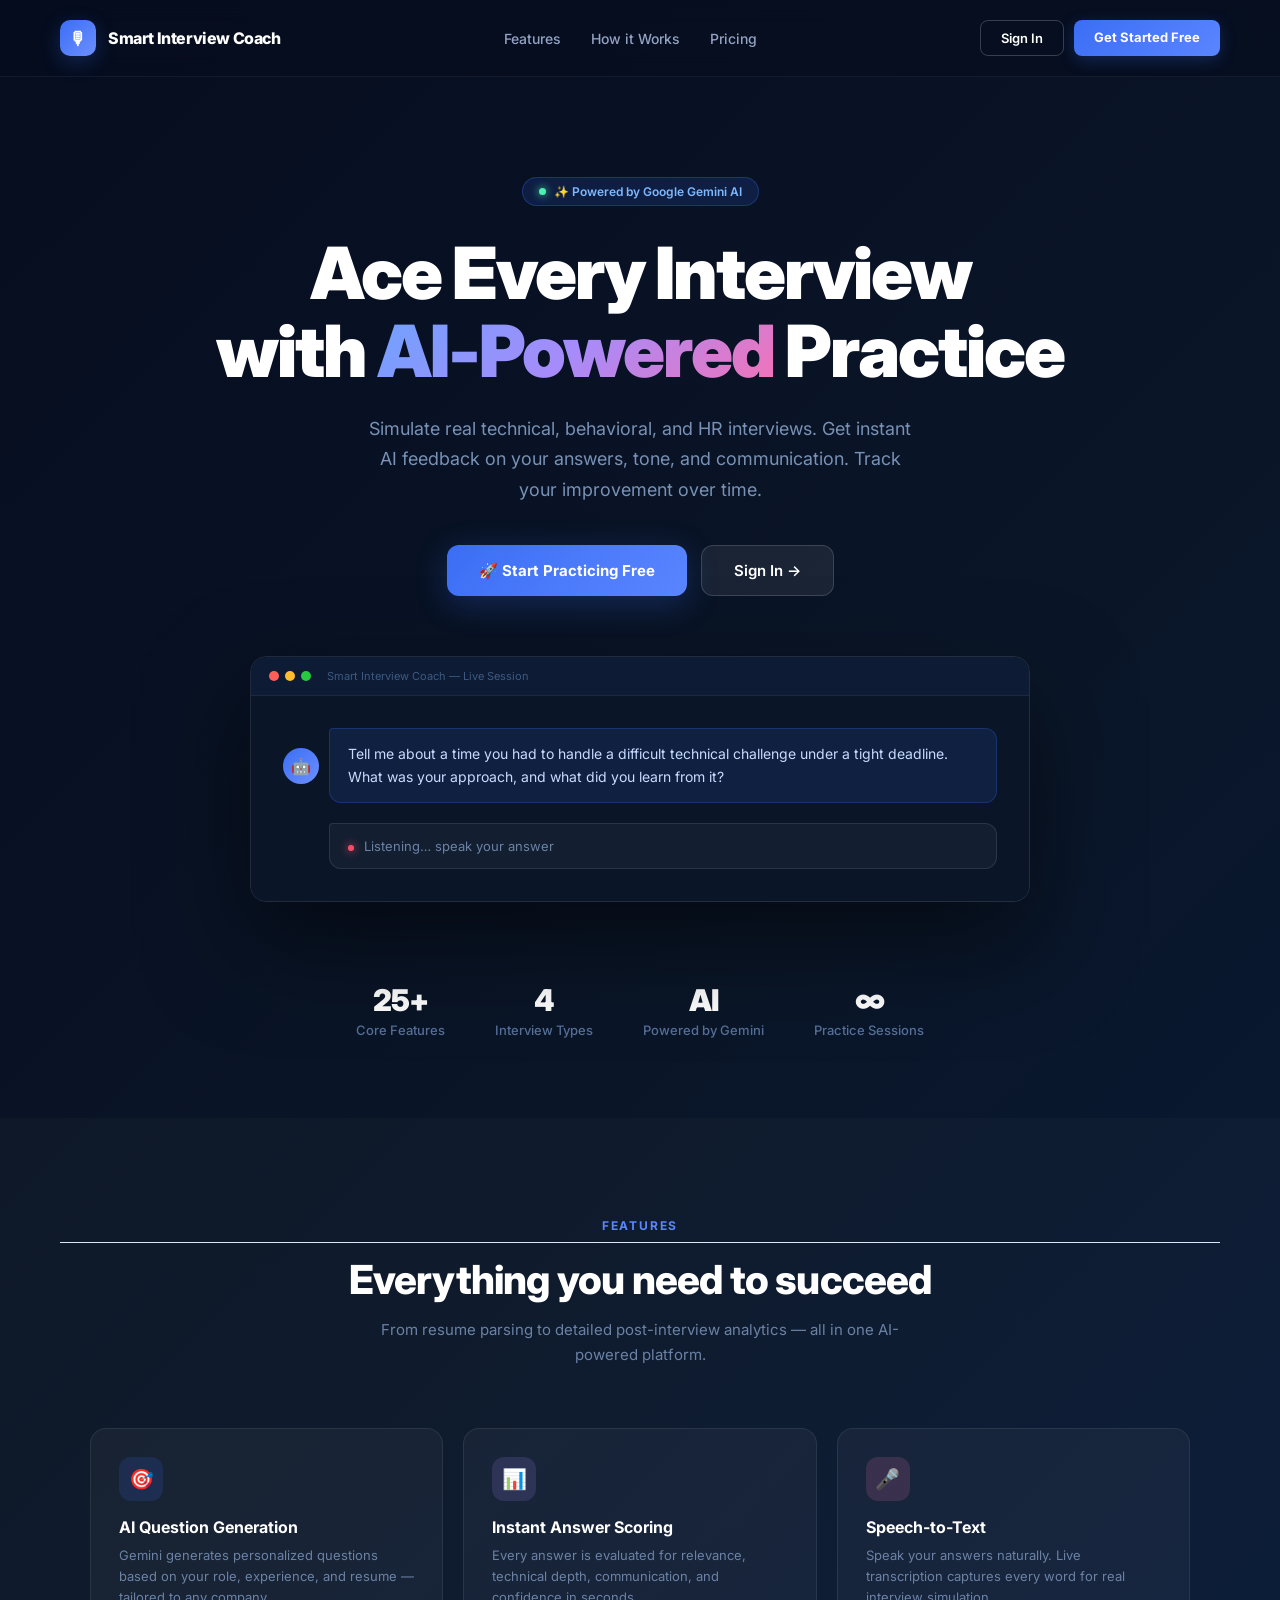
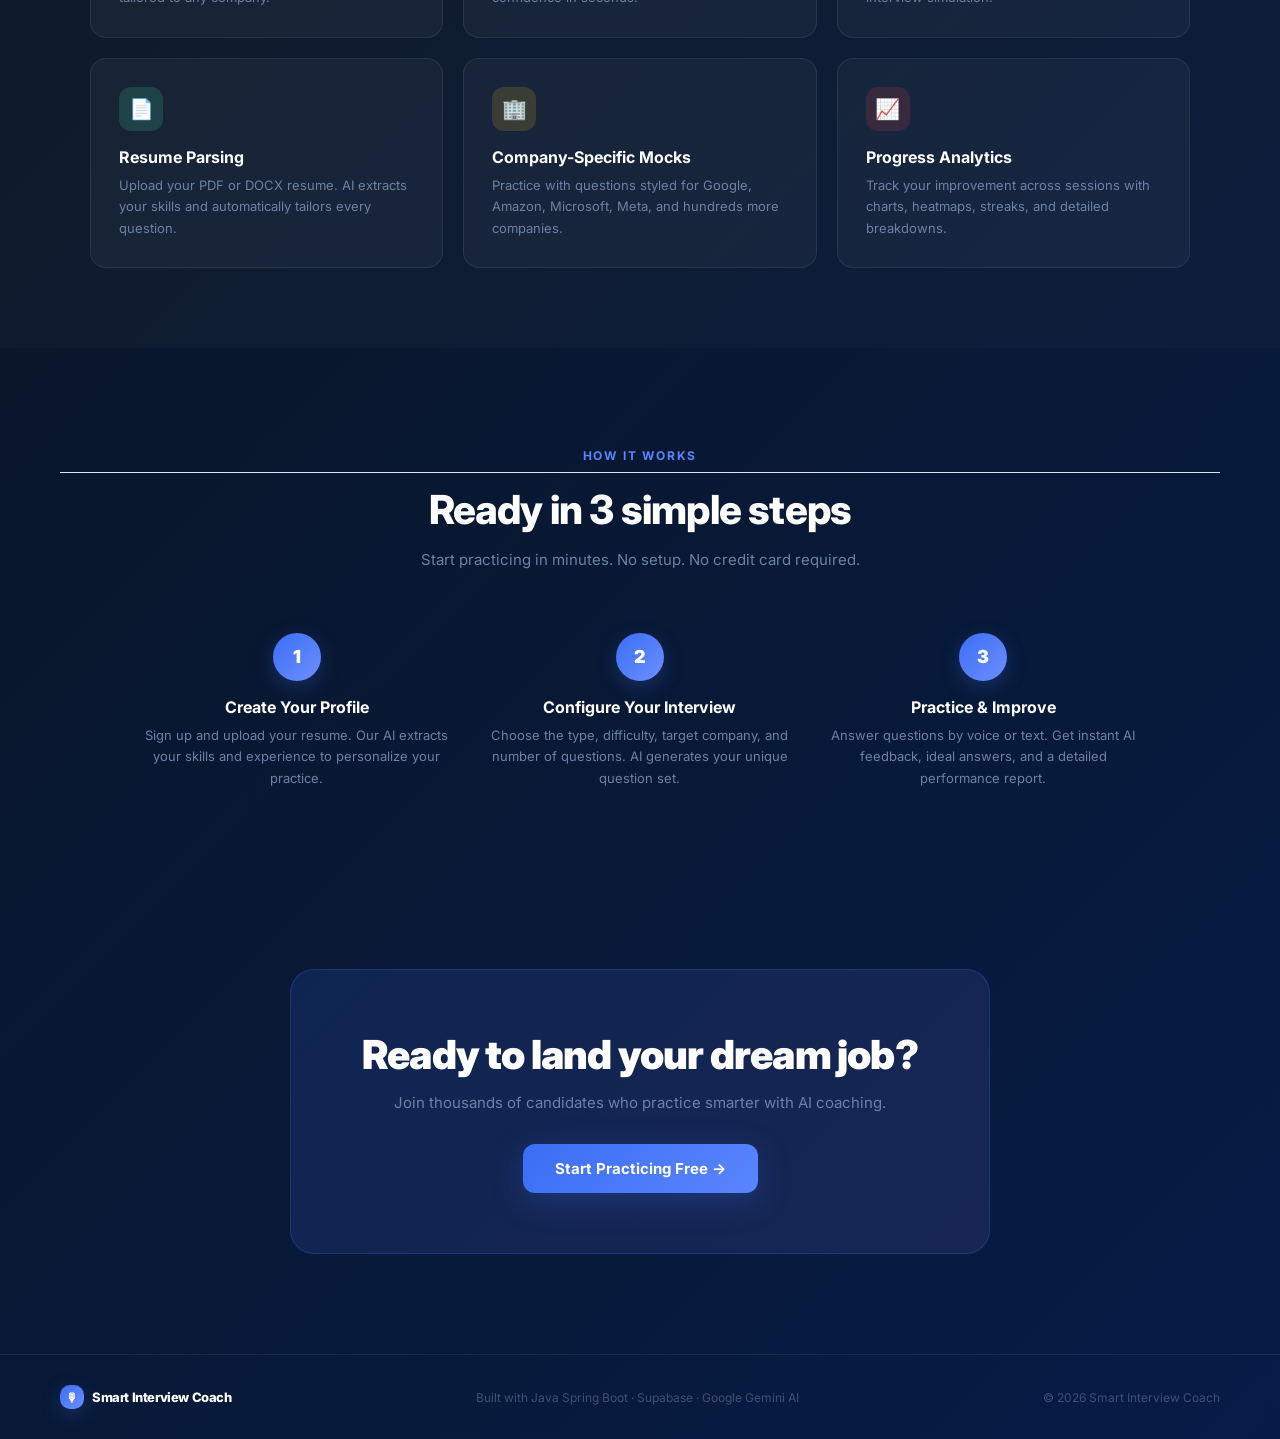
<file: frontend/index.html>
<!doctype html>
<html lang="en">
<head>
  <meta charset="UTF-8">
  <meta name="viewport" content="width=device-width,initial-scale=1">
  <title>Smart Interview Coach — AI-Powered Interview Practice</title>
  <meta name="description" content="Practice technical, behavioral, and HR interviews with AI. Get instant feedback, tone analysis, and detailed performance reports.">
  <link rel="preconnect" href="https://fonts.googleapis.com">
  <link href="https://fonts.googleapis.com/css2?family=Inter:wght@300;400;500;600;700;800;900&display=swap" rel="stylesheet">
  <link rel="stylesheet" href="css/style.css">
  <style>
    /* Landing page specific styles */
    body { margin: 0; min-height: 100vh; overflow-x: hidden; }
    .landing { min-height: 100vh; background: linear-gradient(135deg, #060d1f 0%, #0a1628 40%, #061c46 100%); color: #fff; }
    .land-nav { display: flex; align-items: center; justify-content: space-between; padding: 20px 60px; position: sticky; top: 0; z-index: 100; backdrop-filter: blur(12px); background: rgba(6,13,31,0.7); border-bottom: 1px solid rgba(255,255,255,.06); }
    .land-brand { display: flex; align-items: center; gap: 12px; font-weight: 800; font-size: 16px; letter-spacing: -.4px; }
    .land-brand-icon { width: 36px; height: 36px; border-radius: 10px; background: linear-gradient(135deg, #3b6ef5, #6c8fff); display: grid; place-items: center; font-size: 18px; box-shadow: 0 6px 20px #3b6ef540; }
    .land-nav-links { display: flex; align-items: center; gap: 30px; }
    .land-nav-links a { color: #94a3c5; font-size: 14px; font-weight: 500; transition: color .2s; text-decoration: none; }
    .land-nav-links a:hover { color: #fff; }
    .land-nav-cta { display: flex; gap: 10px; }
    .btn-outline { padding: 9px 20px; border: 1px solid rgba(255,255,255,.2); border-radius: 8px; color: #fff; font-size: 13px; font-weight: 600; text-decoration: none; transition: .2s; background: transparent; cursor: pointer; }
    .btn-outline:hover { background: rgba(255,255,255,.1); border-color: rgba(255,255,255,.35); }
    .btn-primary-land { padding: 9px 20px; border-radius: 8px; background: linear-gradient(135deg, #3b6ef5, #5a85ff); color: #fff; font-size: 13px; font-weight: 700; text-decoration: none; transition: .2s; border: none; cursor: pointer; box-shadow: 0 4px 16px #3b6ef540; }
    .btn-primary-land:hover { transform: translateY(-1px); box-shadow: 0 8px 24px #3b6ef555; }

    /* Hero Section */
    .hero-section { text-align: center; padding: 100px 60px 80px; position: relative; }
    .hero-badge { display: inline-flex; align-items: center; gap: 8px; padding: 6px 16px; border-radius: 999px; background: rgba(59,110,245,.15); border: 1px solid rgba(59,110,245,.3); color: #7eb8ff; font-size: 12px; font-weight: 600; margin-bottom: 28px; }
    .hero-badge::before { content: ''; width: 7px; height: 7px; border-radius: 50%; background: #4cf0b0; box-shadow: 0 0 8px #4cf0b0; animation: pulse 2s infinite; }
    @keyframes pulse { 0%,100%{opacity:1}50%{opacity:.5} }
    .hero-title { font-size: clamp(38px, 6vw, 72px); font-weight: 900; letter-spacing: -2px; line-height: 1.08; margin: 0 0 24px; }
    .hero-title .grad { background: linear-gradient(135deg, #6ca3ff 0%, #a78bfa 50%, #f472b6 100%); -webkit-background-clip: text; -webkit-text-fill-color: transparent; background-clip: text; }
    .hero-desc { font-size: 18px; color: #7891b5; max-width: 560px; margin: 0 auto 40px; line-height: 1.7; font-weight: 400; }
    .hero-cta { display: flex; gap: 14px; justify-content: center; flex-wrap: wrap; margin-bottom: 60px; }
    .btn-hero-primary { display: inline-flex; align-items: center; gap: 8px; padding: 15px 32px; border-radius: 12px; background: linear-gradient(135deg, #3b6ef5, #5a85ff); color: #fff; font-size: 15px; font-weight: 700; text-decoration: none; box-shadow: 0 8px 32px #3b6ef540; transition: .25s; border: none; cursor: pointer; }
    .btn-hero-primary:hover { transform: translateY(-2px); box-shadow: 0 14px 40px #3b6ef555; }
    .btn-hero-ghost { display: inline-flex; align-items: center; gap: 8px; padding: 15px 32px; border-radius: 12px; background: rgba(255,255,255,.07); border: 1px solid rgba(255,255,255,.15); color: #fff; font-size: 15px; font-weight: 600; text-decoration: none; transition: .25s; }
    .btn-hero-ghost:hover { background: rgba(255,255,255,.12); }

    /* Stats strip */
    .stats-strip { display: flex; justify-content: center; gap: 50px; padding: 0 60px 80px; flex-wrap: wrap; }
    .stat-item { text-align: center; }
    .stat-item .num { font-size: 30px; font-weight: 900; color: #fff; letter-spacing: -1px; }
    .stat-item .lbl { font-size: 13px; color: #567099; margin-top: 4px; font-weight: 500; }

    /* Features */
    .features-section { padding: 80px 60px; background: rgba(255,255,255,.02); }
    .section-label { text-align: center; color: #5a85ff; font-size: 12px; font-weight: 700; letter-spacing: .15em; text-transform: uppercase; margin-bottom: 12px; }
    .section-title { text-align: center; font-size: clamp(24px, 4vw, 40px); font-weight: 800; letter-spacing: -.8px; margin-bottom: 14px; }
    .section-sub { text-align: center; color: #6b82a5; font-size: 15px; max-width: 520px; margin: 0 auto 60px; line-height: 1.65; }
    .features-grid { display: grid; grid-template-columns: repeat(auto-fit, minmax(280px, 1fr)); gap: 20px; max-width: 1100px; margin: 0 auto; }
    .feat-card { padding: 28px; border-radius: 16px; background: rgba(255,255,255,.04); border: 1px solid rgba(255,255,255,.08); transition: .3s; }
    .feat-card:hover { background: rgba(255,255,255,.07); border-color: rgba(91,133,255,.3); transform: translateY(-3px); }
    .feat-icon { width: 44px; height: 44px; border-radius: 12px; display: grid; place-items: center; font-size: 20px; margin-bottom: 16px; }
    .feat-card h3 { font-size: 16px; font-weight: 700; margin: 0 0 8px; }
    .feat-card p { color: #6b82a5; font-size: 13px; line-height: 1.65; margin: 0; }

    /* How it works */
    .how-section { padding: 80px 60px; }
    .steps { display: grid; grid-template-columns: repeat(auto-fit, minmax(220px, 1fr)); gap: 30px; max-width: 1000px; margin: 0 auto; }
    .step { text-align: center; }
    .step-num { width: 48px; height: 48px; border-radius: 50%; background: linear-gradient(135deg, #3b6ef5, #6c8fff); color: #fff; font-size: 18px; font-weight: 900; display: grid; place-items: center; margin: 0 auto 16px; box-shadow: 0 6px 20px #3b6ef540; }
    .step h3 { font-size: 16px; font-weight: 700; margin: 0 0 8px; }
    .step p { color: #6b82a5; font-size: 13px; line-height: 1.65; margin: 0; }
    .step-connector { display: none; }

    /* CTA Section */
    .cta-section { padding: 100px 60px; text-align: center; }
    .cta-card { max-width: 700px; margin: 0 auto; padding: 60px; border-radius: 24px; background: linear-gradient(135deg, rgba(59,110,245,.15), rgba(167,139,250,.1)); border: 1px solid rgba(59,110,245,.25); }
    .cta-card h2 { font-size: clamp(24px, 4vw, 40px); font-weight: 900; letter-spacing: -.8px; margin: 0 0 14px; }
    .cta-card p { color: #6b82a5; font-size: 15px; margin-bottom: 32px; }

    /* Footer */
    .land-footer { padding: 30px 60px; border-top: 1px solid rgba(255,255,255,.07); display: flex; align-items: center; justify-content: space-between; flex-wrap: wrap; gap: 12px; }
    .land-footer p { color: #3d5273; font-size: 12px; margin: 0; }

    @media (max-width: 768px) {
      .land-nav { padding: 16px 20px; }
      .land-nav-links { display: none; }
      .hero-section { padding: 60px 20px 50px; }
      .stats-strip { gap: 30px; padding: 0 20px 60px; }
      .features-section, .how-section, .cta-section { padding: 60px 20px; }
      .cta-card { padding: 40px 24px; }
      .land-footer { padding: 20px; flex-direction: column; text-align: center; }
    }
  </style>
</head>
<body>
<div class="landing">
  <!-- Navigation -->
  <nav class="land-nav" role="navigation" aria-label="Main navigation">
    <div class="land-brand">
      <div class="land-brand-icon">🎙</div>
      Smart Interview Coach
    </div>
    <div class="land-nav-links">
      <a href="#features">Features</a>
      <a href="#how-it-works">How it Works</a>
      <a href="#pricing">Pricing</a>
    </div>
    <div class="land-nav-cta">
      <a href="login.html" class="btn-outline" id="nav-login-btn">Sign In</a>
      <a href="register.html" class="btn-primary-land" id="nav-signup-btn">Get Started Free</a>
    </div>
  </nav>

  <!-- Hero -->
  <section class="hero-section">
    <div class="hero-badge">✨ Powered by Google Gemini AI</div>
    <h1 class="hero-title">
      Ace Every Interview<br>
      with <span class="grad">AI-Powered</span> Practice
    </h1>
    <p class="hero-desc">
      Simulate real technical, behavioral, and HR interviews. Get instant AI feedback on
      your answers, tone, and communication. Track your improvement over time.
    </p>
    <div class="hero-cta">
      <a href="register.html" class="btn-hero-primary" id="hero-cta-btn">
        🚀 Start Practicing Free
      </a>
      <a href="login.html" class="btn-hero-ghost" id="hero-signin-btn">
        Sign In →
      </a>
    </div>

    <!-- Floating mock UI preview -->
    <div style="max-width:780px;margin:0 auto;border-radius:16px;overflow:hidden;border:1px solid rgba(255,255,255,.1);box-shadow:0 40px 100px rgba(0,0,0,.5)">
      <div style="background:#0d1b35;padding:12px 18px;display:flex;gap:6px;align-items:center;border-bottom:1px solid rgba(255,255,255,.06)">
        <span style="width:10px;height:10px;border-radius:50%;background:#ff5f57;display:block"></span>
        <span style="width:10px;height:10px;border-radius:50%;background:#febc2e;display:block"></span>
        <span style="width:10px;height:10px;border-radius:50%;background:#28c840;display:block"></span>
        <span style="color:#3d5a80;font-size:11px;margin-left:10px">Smart Interview Coach — Live Session</span>
      </div>
      <div style="background:#0a1628;padding:32px;text-align:left">
        <div style="display:flex;gap:10px;align-items:center;margin-bottom:20px">
          <div style="width:36px;height:36px;border-radius:50%;background:linear-gradient(135deg,#3b6ef5,#6c8fff);display:grid;place-items:center;font-size:16px;flex-shrink:0">🤖</div>
          <div style="background:rgba(59,110,245,.12);border:1px solid rgba(59,110,245,.25);border-radius:12px;border-top-left-radius:4px;padding:14px 18px;font-size:14px;color:#c8daff;line-height:1.6;flex:1">
            Tell me about a time you had to handle a difficult technical challenge under a tight deadline. What was your approach, and what did you learn from it?
          </div>
        </div>
        <div style="margin-left:46px;background:rgba(255,255,255,.04);border:1px solid rgba(255,255,255,.1);border-radius:12px;border-top-left-radius:4px;padding:14px 18px">
          <div style="width:6px;height:6px;border-radius:50%;background:#ff4c6a;display:inline-block;animation:pulse 1.5s infinite;box-shadow:0 0 8px #ff4c6a;margin-right:6px"></div>
          <span style="color:#6b82a5;font-size:13px">Listening… speak your answer</span>
        </div>
      </div>
    </div>
  </section>

  <!-- Stats -->
  <div class="stats-strip">
    <div class="stat-item"><div class="num">25+</div><div class="lbl">Core Features</div></div>
    <div class="stat-item"><div class="num">4</div><div class="lbl">Interview Types</div></div>
    <div class="stat-item"><div class="num">AI</div><div class="lbl">Powered by Gemini</div></div>
    <div class="stat-item"><div class="num">∞</div><div class="lbl">Practice Sessions</div></div>
  </div>

  <!-- Features -->
  <section class="features-section" id="features">
    <p class="section-label">Features</p>
    <h2 class="section-title">Everything you need to succeed</h2>
    <p class="section-sub">From resume parsing to detailed post-interview analytics — all in one AI-powered platform.</p>
    <div class="features-grid">
      <div class="feat-card">
        <div class="feat-icon" style="background:rgba(59,110,245,.15);color:#7eb8ff">🎯</div>
        <h3>AI Question Generation</h3>
        <p>Gemini generates personalized questions based on your role, experience, and resume — tailored to any company.</p>
      </div>
      <div class="feat-card">
        <div class="feat-icon" style="background:rgba(167,139,250,.15);color:#a78bfa">📊</div>
        <h3>Instant Answer Scoring</h3>
        <p>Every answer is evaluated for relevance, technical depth, communication, and confidence in seconds.</p>
      </div>
      <div class="feat-card">
        <div class="feat-icon" style="background:rgba(244,114,182,.15);color:#f472b6">🎤</div>
        <h3>Speech-to-Text</h3>
        <p>Speak your answers naturally. Live transcription captures every word for real interview simulation.</p>
      </div>
      <div class="feat-card">
        <div class="feat-icon" style="background:rgba(76,240,176,.15);color:#4cf0b0">📄</div>
        <h3>Resume Parsing</h3>
        <p>Upload your PDF or DOCX resume. AI extracts your skills and automatically tailors every question.</p>
      </div>
      <div class="feat-card">
        <div class="feat-icon" style="background:rgba(251,191,36,.15);color:#fbbf24">🏢</div>
        <h3>Company-Specific Mocks</h3>
        <p>Practice with questions styled for Google, Amazon, Microsoft, Meta, and hundreds more companies.</p>
      </div>
      <div class="feat-card">
        <div class="feat-icon" style="background:rgba(239,68,68,.15);color:#ef4444">📈</div>
        <h3>Progress Analytics</h3>
        <p>Track your improvement across sessions with charts, heatmaps, streaks, and detailed breakdowns.</p>
      </div>
    </div>
  </section>

  <!-- How it works -->
  <section class="how-section" id="how-it-works">
    <p class="section-label">How It Works</p>
    <h2 class="section-title">Ready in 3 simple steps</h2>
    <p class="section-sub">Start practicing in minutes. No setup. No credit card required.</p>
    <div class="steps">
      <div class="step">
        <div class="step-num">1</div>
        <h3>Create Your Profile</h3>
        <p>Sign up and upload your resume. Our AI extracts your skills and experience to personalize your practice.</p>
      </div>
      <div class="step">
        <div class="step-num">2</div>
        <h3>Configure Your Interview</h3>
        <p>Choose the type, difficulty, target company, and number of questions. AI generates your unique question set.</p>
      </div>
      <div class="step">
        <div class="step-num">3</div>
        <h3>Practice & Improve</h3>
        <p>Answer questions by voice or text. Get instant AI feedback, ideal answers, and a detailed performance report.</p>
      </div>
    </div>
  </section>

  <!-- CTA -->
  <section class="cta-section" id="pricing">
    <div class="cta-card">
      <h2>Ready to land your dream job?</h2>
      <p>Join thousands of candidates who practice smarter with AI coaching.</p>
      <a href="register.html" class="btn-hero-primary" id="cta-bottom-btn" style="display:inline-flex">
        Start Practicing Free →
      </a>
    </div>
  </section>

  <!-- Footer -->
  <footer class="land-footer" role="contentinfo">
    <div class="land-brand" style="gap:8px;font-size:13px">
      <div class="land-brand-icon" style="width:24px;height:24px;font-size:12px">🎙</div>
      Smart Interview Coach
    </div>
    <p>Built with Java Spring Boot · Supabase · Google Gemini AI</p>
    <p style="color:#3d5273">© 2026 Smart Interview Coach</p>
  </footer>
</div>

<script type="module">
  import { auth, onAuthStateChanged } from './js/supabase-config.js';
  // If already logged in, redirect to dashboard
  onAuthStateChanged(auth, (user) => {
    if (user) {
      window.location.href = 'dashboard.html';
    }
  });
</script>
</body>
</html>
</file>
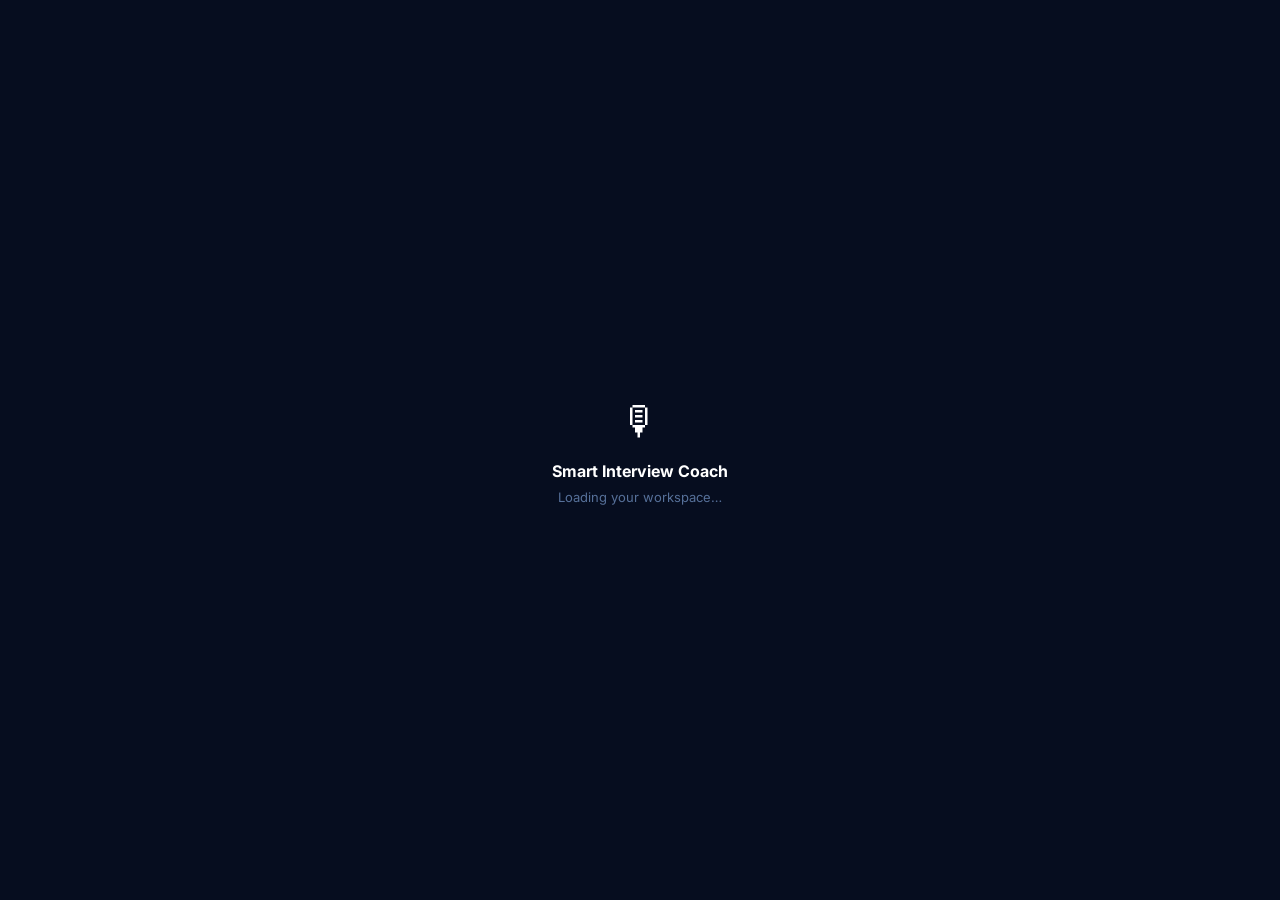
<file: frontend/dashboard.html>
<!doctype html>
<html lang="en">
<head>
  <meta charset="UTF-8">
  <meta name="viewport" content="width=device-width,initial-scale=1">
  <title>Dashboard | Smart Interview Coach</title>
  <meta name="description" content="Your Smart Interview Coach dashboard — view your stats, recent interviews, and start a new practice session.">
  <link rel="preconnect" href="https://fonts.googleapis.com">
  <link href="https://fonts.googleapis.com/css2?family=Inter:wght@400;500;600;700;800&display=swap" rel="stylesheet">
  <link rel="stylesheet" href="css/style.css">
</head>
<body>
<div class="app-shell" id="appShell" style="display:none">

  <!-- Sidebar -->
  <aside class="sidebar" role="navigation" aria-label="Primary navigation">
    <div class="brand">
      <span class="brand-mark">🎙</span>
      <div><strong>Smart Interview</strong><small>COACH</small></div>
    </div>
    <div class="side-title">Workspace</div>
    <nav class="nav">
      <a href="dashboard.html" class="active" id="nav-dashboard"><span class="nav-icon">▦</span>Dashboard</a>
      <a href="interview.html" id="nav-interview"><span class="nav-icon">◉</span>New Interview</a>
      <a href="my-interviews.html" id="nav-my-interviews"><span class="nav-icon">▤</span>My Interviews</a>
      <a href="report.html" id="nav-reports"><span class="nav-icon">▥</span>Reports</a>
      <a href="profile.html" id="nav-profile"><span class="nav-icon">♙</span>Profile</a>
    </nav>
    <div class="side-bottom">
      <a href="profile.html#settings"><span class="nav-icon">⚙</span>Settings</a>
      <a href="#" id="logoutBtn"><span class="nav-icon">↪</span>Logout</a>
    </div>
  </aside>

  <!-- Main Content -->
  <main class="main" role="main">
    <header class="topbar">
      <div>
        <h1 id="greetingText">Loading…</h1>
        <p class="eyebrow" id="greetingSubtitle">Fetching your dashboard…</p>
      </div>
      <div class="user-menu">
        <div class="avatar" id="userAvatar">?</div>
        <span id="userName">…</span>
      </div>
    </header>

    <!-- Stats -->
    <section class="grid stats" aria-label="Performance statistics">
      <div class="card stat" id="statTotal">
        <div>
          <div class="label">Total Interviews</div>
          <div class="value" id="statTotalValue">—</div>
          <div class="trend" id="statTotalTrend">Loading…</div>
        </div>
        <span class="stat-icon">▣</span>
      </div>
      <div class="card stat" id="statAvg">
        <div>
          <div class="label">Average Score</div>
          <div class="value" id="statAvgValue">—</div>
          <div class="trend" id="statAvgTrend">Loading…</div>
        </div>
        <span class="stat-icon">✦</span>
      </div>
      <div class="card stat" id="statBest">
        <div>
          <div class="label">Best Score</div>
          <div class="value" id="statBestValue">—</div>
          <div class="trend" id="statBestTrend">Loading…</div>
        </div>
        <span class="stat-icon">♛</span>
      </div>
      <div class="card stat" id="statImprove">
        <div>
          <div class="label">Improvement</div>
          <div class="value" id="statImproveValue">—</div>
          <div class="trend" id="statImproveTrend">Loading…</div>
        </div>
        <span class="stat-icon">↗</span>
      </div>
    </section>

    <!-- Hero CTA -->
    <section class="card hero">
      <div>
        <h2>Ready for your next interview?</h2>
        <p>Practice with AI-powered questions tailored to your role and get instant feedback on every answer.</p>
        <a class="btn light" href="interview.html" id="startInterviewBtn">＋ Start New Interview</a>
      </div>
      <div class="hero-art">👩🏻‍💻</div>
    </section>

    <!-- Recent Interviews & Performance -->
    <section class="grid two-col" style="margin-top:15px">
      <div class="card">
        <div class="card-head">
          <h2>Recent Interviews</h2>
          <a href="my-interviews.html">View All</a>
        </div>
        <div id="recentInterviewsList">
          <div class="empty">Loading your interviews…</div>
        </div>
      </div>

      <div class="card">
        <div class="card-head">
          <h2>Performance Overview</h2>
          <a href="report.html">Details</a>
        </div>
        <div id="performanceOverview">
          <div class="empty performance-empty">Loading performance data…</div>
        </div>
      </div>
    </section>

  </main>
</div>

<!-- Loading overlay -->
<div id="loadingOverlay" style="position:fixed;inset:0;background:#060d1f;display:grid;place-items:center;z-index:9999">
  <div style="text-align:center;color:#fff">
    <div style="font-size:40px;margin-bottom:16px">🎙</div>
    <div style="font-size:16px;font-weight:700;margin-bottom:8px">Smart Interview Coach</div>
    <div style="color:#567099;font-size:13px">Loading your workspace…</div>
  </div>
</div>

<script type="module">
  import { auth, signOut, onAuthStateChanged } from './js/supabase-config.js';
  import { getProfile, getStats, getInterviews } from './js/api.js';

  // Guard: redirect to login if not authenticated
  onAuthStateChanged(auth, async (user) => {
    if (!user) {
      window.location.href = 'login.html';
      return;
    }

    // Show shell
    document.getElementById('loadingOverlay').style.display = 'none';
    document.getElementById('appShell').style.display = 'flex';

    // Set user info from Supabase Auth
    const name = user.displayName || user.email?.split('@')[0] || 'User';
    document.getElementById('userName').textContent = name;
    document.getElementById('userAvatar').textContent = name[0].toUpperCase();

    const hour = new Date().getHours();
    const greeting = hour < 12 ? 'Good Morning' : hour < 17 ? 'Good Afternoon' : 'Good Evening';
    document.getElementById('greetingText').textContent = `${greeting}, ${name.split(' ')[0]}! 👋`;

    // Load data
    try {
      const [profile, stats, interviews] = await Promise.allSettled([
        getProfile(),
        getStats(),
        getInterviews(0, 5)
      ]);

      // Update stats
      if (stats.status === 'fulfilled') {
        const s = stats.value;
        document.getElementById('statTotalValue').textContent = s.totalInterviews || 0;
        document.getElementById('statAvgValue').textContent = (s.averageScore || 0) + '%';
        document.getElementById('statBestValue').textContent = (s.bestScore || 0) + '%';
        document.getElementById('statImproveValue').textContent = (s.improvement >= 0 ? '+' : '') + (s.improvement || 0) + '%';

        if (s.totalInterviews === 0) {
          document.getElementById('statTotalTrend').textContent = 'Start your first interview';
          document.getElementById('statAvgTrend').textContent = 'No scores yet';
          document.getElementById('statBestTrend').textContent = 'Complete an interview to begin';
          document.getElementById('statImproveTrend').textContent = 'Your progress starts here';
          document.getElementById('greetingSubtitle').textContent = 'Start your first interview to see your stats!';
        } else {
          document.getElementById('statTotalTrend').textContent = `${s.totalInterviews} completed sessions`;
          document.getElementById('statAvgTrend').textContent = s.averageScore >= 70 ? '↑ Great performance!' : 'Keep practicing!';
          document.getElementById('statBestTrend').textContent = 'Personal best score';
          document.getElementById('statImproveTrend').textContent = s.improvement >= 0 ? '↑ Trending up' : '↓ Keep going';
          document.getElementById('greetingSubtitle').textContent = 'Keep going! You\'re making great progress.';
        }
      }

      // Recent Interviews
      if (interviews.status === 'fulfilled' && interviews.value?.length) {
        const list = document.getElementById('recentInterviewsList');
        list.innerHTML = `<table class="table">
          <thead><tr>
            <th>Role</th><th>Type</th><th>Score</th><th>Status</th><th></th>
          </tr></thead>
          <tbody>
            ${interviews.value.map(iv => `
              <tr>
                <td><strong>${iv.role || '—'}</strong></td>
                <td>${iv.interview_type || '—'}</td>
                <td>${iv.overall_score != null ? Math.round(iv.overall_score) + '%' : '—'}</td>
                <td><span class="status" style="${iv.status === 'completed' ? '' : 'background:#fff5e0;color:#a06000'}">${iv.status}</span></td>
                <td><a class="btn ghost" href="interview-room.html?id=${iv.id}" style="padding:4px 10px;font-size:9px">${iv.status === 'completed' ? 'View' : 'Resume'}</a></td>
              </tr>
            `).join('')}
          </tbody>
        </table>`;

        // Performance bars
        if (stats.status === 'fulfilled' && stats.value.totalInterviews > 0) {
          const s = stats.value;
          document.getElementById('performanceOverview').innerHTML = `
            <div class="progress-row">
              <div>
                <div class="progress-label"><span>Technical</span><span>${s.averageScore || 0}%</span></div>
                <div class="bar"><span style="width:${s.averageScore || 0}%"></span></div>
              </div>
            </div>
            <div class="progress-row">
              <div>
                <div class="progress-label"><span>Communication</span><span>${Math.min(100, (s.averageScore || 0) + 5)}%</span></div>
                <div class="bar green"><span style="width:${Math.min(100, (s.averageScore || 0) + 5)}%"></span></div>
              </div>
            </div>
            <div class="progress-row">
              <div>
                <div class="progress-label"><span>Behavioral</span><span>${Math.max(0, (s.averageScore || 0) - 3)}%</span></div>
                <div class="bar"><span style="width:${Math.max(0, (s.averageScore || 0) - 3)}%"></span></div>
              </div>
            </div>
            <p style="font-size:9px;color:#9aabb8;text-align:right;margin-top:8px">Based on ${s.totalInterviews} session(s)</p>
          `;
        }
      } else {
        document.getElementById('recentInterviewsList').innerHTML = `
          <div class="empty">No interviews yet.<br>
            <a class="btn ghost" href="interview.html" style="margin-top:12px;display:inline-block">Start your first interview</a>
          </div>`;
        document.getElementById('performanceOverview').innerHTML = `
          <div class="empty performance-empty">Complete an interview to see your performance.</div>`;
      }

    } catch (err) {
      console.error('Dashboard load error:', err);
      document.getElementById('greetingSubtitle').textContent = 'Could not load all data. ' + err.message;
    }
  });

  // Logout
  document.getElementById('logoutBtn').addEventListener('click', async (e) => {
    e.preventDefault();
    await signOut(auth);
    window.location.href = 'login.html';
  });
</script>
</body>
</html>
</file>
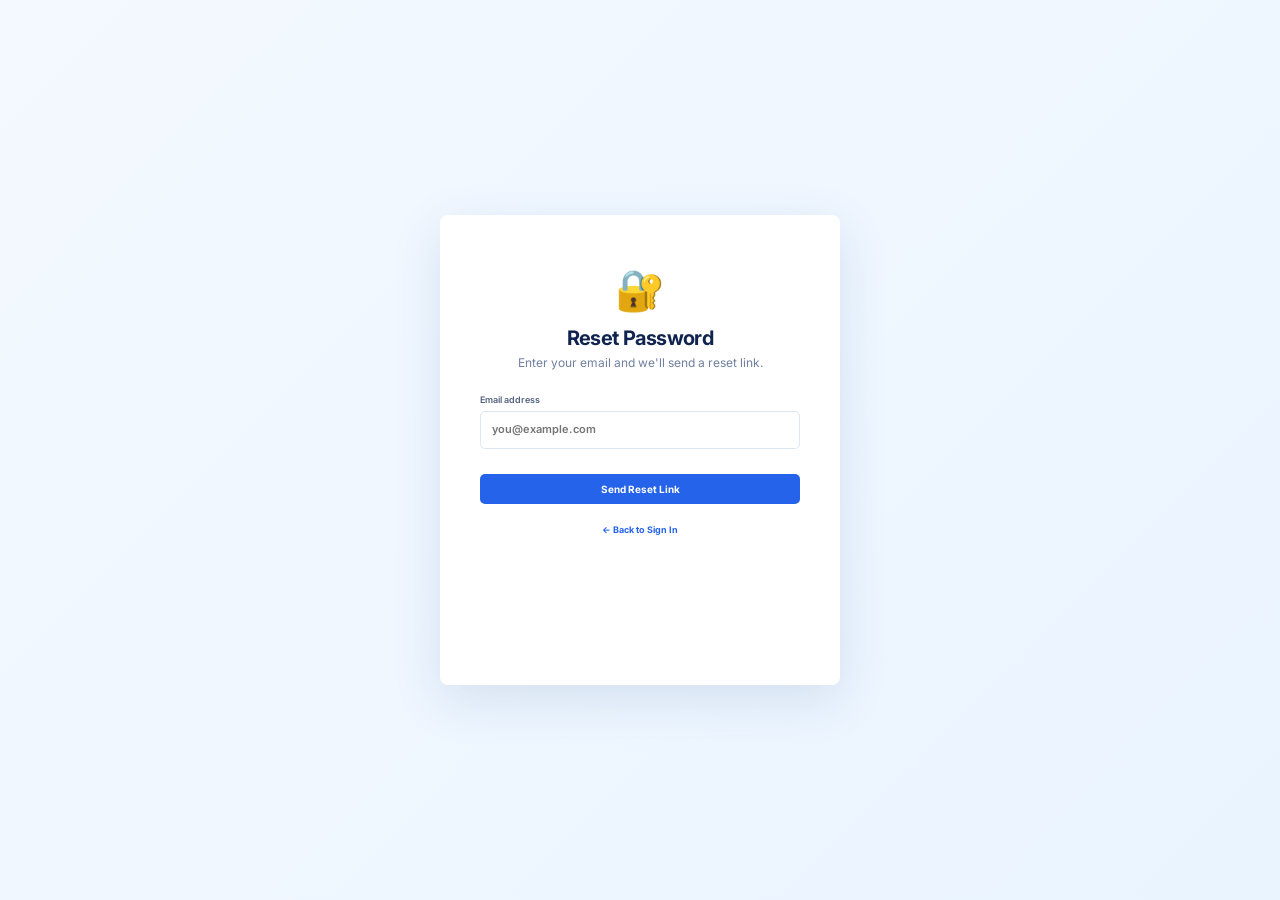
<file: frontend/forgot-password.html>
<!doctype html>
<html lang="en">
<head>
  <meta charset="UTF-8">
  <meta name="viewport" content="width=device-width,initial-scale=1">
  <title>Reset Password | Smart Interview Coach</title>
  <link rel="preconnect" href="https://fonts.googleapis.com">
  <link href="https://fonts.googleapis.com/css2?family=Inter:wght@400;500;600;700;800&display=swap" rel="stylesheet">
  <link rel="stylesheet" href="css/style.css">
</head>
<body>
<main class="auth-page" role="main">
  <div class="auth-wrap" style="max-width:400px;grid-template-columns:1fr">
    <div class="auth-form" style="padding:50px 40px">
      <div style="text-align:center;margin-bottom:24px">
        <span style="font-size:40px">🔐</span>
        <h1 style="margin-top:12px;font-size:20px">Reset Password</h1>
        <p style="color:#71809f;font-size:12px">Enter your email and we'll send a reset link.</p>
      </div>

      <div id="successMsg" style="display:none;background:#e8faf4;border:1px solid #c0ead8;color:#13a87c;padding:12px;border-radius:6px;font-size:11px;text-align:center;margin-bottom:14px">
        ✅ Password reset email sent! Check your inbox.
      </div>
      <div id="errorMsg" style="display:none;background:#fef0f2;border:1px solid #f9d0d5;color:#b91c1c;padding:12px;border-radius:6px;font-size:11px;text-align:center;margin-bottom:14px"></div>

      <form id="resetForm" novalidate>
        <label class="field" for="resetEmail">
          Email address
          <input type="email" id="resetEmail" name="email" placeholder="you@example.com" required autocomplete="email">
        </label>
        <button class="btn full" type="submit" id="resetBtn" style="margin-top:14px">Send Reset Link</button>
      </form>

      <a class="auth-link" href="login.html" style="margin-top:20px">← Back to Sign In</a>
    </div>
  </div>
</main>

<script type="module">
  import { auth, sendPasswordResetEmail } from './js/supabase-config.js';

  document.getElementById('resetForm').addEventListener('submit', async (e) => {
    e.preventDefault();
    const email = document.getElementById('resetEmail').value.trim();
    const btn = document.getElementById('resetBtn');
    const success = document.getElementById('successMsg');
    const error = document.getElementById('errorMsg');
    success.style.display = 'none';
    error.style.display = 'none';
    btn.disabled = true;
    btn.textContent = 'Sending…';

    try {
      await sendPasswordResetEmail(auth, email);
      success.style.display = 'block';
      document.getElementById('resetForm').reset();
    } catch (err) {
      const msgs = {
        'auth/user-not-found': 'No account found with this email.',
        'auth/invalid-email': 'Please enter a valid email address.',
      };
      error.textContent = msgs[err.code] || err.message;
      error.style.display = 'block';
    } finally {
      btn.disabled = false;
      btn.textContent = 'Send Reset Link';
    }
  });
</script>
</body>
</html>
</file>
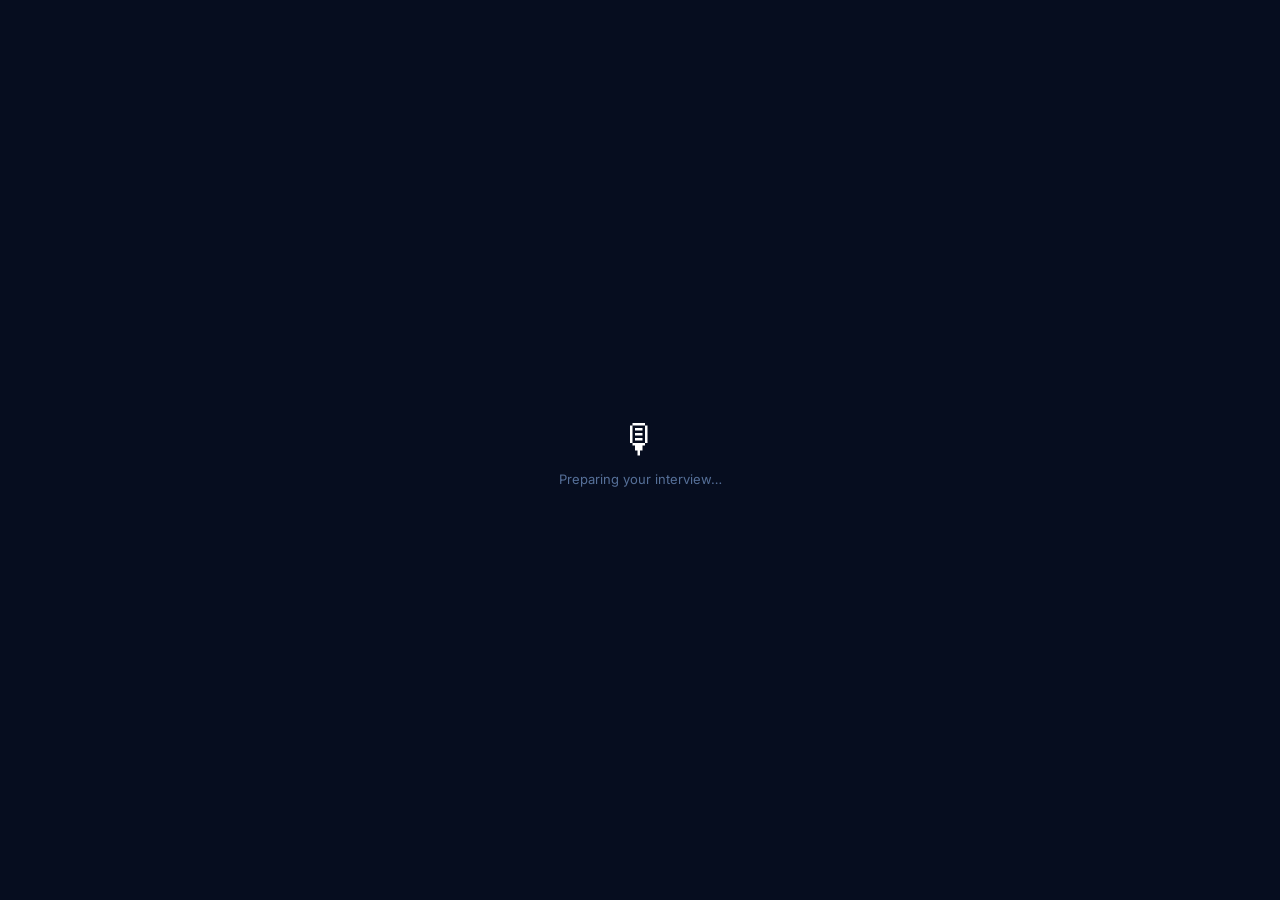
<file: frontend/interview-room.html>
<!doctype html>
<html lang="en">
<head>
  <meta charset="UTF-8">
  <meta name="viewport" content="width=device-width,initial-scale=1">
  <title>Interview Room | Smart Interview Coach</title>
  <meta name="description" content="Your live AI mock interview session.">
  <link rel="preconnect" href="https://fonts.googleapis.com">
  <link href="https://fonts.googleapis.com/css2?family=Inter:wght@400;500;600;700;800&display=swap" rel="stylesheet">
  <link rel="stylesheet" href="css/style.css">
</head>
<body>
<div id="appShell" style="display:none">
<div class="app-shell">

  <!-- Sidebar (minimal during interview) -->
  <aside class="sidebar" role="navigation" aria-label="Session navigation">
    <div class="brand"><span class="brand-mark">🎙</span><div><strong>Interview Room</strong><small>LIVE SESSION</small></div></div>
    <div style="flex:1"></div>
    <div class="side-bottom">
      <a href="dashboard.html"><span class="nav-icon">▦</span>Dashboard</a>
      <a href="#" id="abandonBtn" style="color:#ff6b6b"><span class="nav-icon">✕</span>End Session</a>
    </div>
  </aside>

  <main class="main" role="main">
    <header class="topbar" style="margin-bottom:15px">
      <div>
        <h1 id="interviewTitle">Loading…</h1>
        <p class="eyebrow" id="interviewSubtitle">Setting up your session</p>
      </div>
      <div style="display:flex;align-items:center;gap:16px">
        <div class="session-timer" aria-live="polite">
          <span class="pulse-dot" id="recDot" style="display:none"></span>
          <strong id="timerDisplay">00:00</strong>
        </div>
        <button class="btn ghost" id="pauseBtn" type="button" style="font-size:10px;padding:7px 14px">⏸ Pause</button>
      </div>
    </header>

    <!-- Interview Room Layout -->
    <div class="interview-room" id="interviewRoom" style="display:none">

      <!-- Left: Question Card -->
      <div class="card question-card" id="questionCard">
        <div>
          <p class="tag" id="questionTag">Question 1 of 8</p>
          <span id="questionCategory" style="display:inline-block;background:rgba(255,255,255,.12);color:#a0c4ff;font-size:9px;font-weight:700;padding:3px 9px;border-radius:20px;margin-bottom:12px"></span>
        </div>
        <h2 id="questionText" style="max-width:480px">Loading question…</h2>

        <!-- Voice controls -->
        <div style="margin-top:16px">
          <div class="wave" id="waveIndicator" style="display:none">〜 〜 〜</div>
          <p class="listening" id="listeningStatus" style="display:none">Listening…</p>

          <div class="transcript" id="transcriptBox" style="display:none">
            <strong id="transcriptWordCount">0 words</strong>
            <span id="transcriptContent">Speak or type your answer below…</span>
          </div>
        </div>

        <!-- Answer textarea -->
        <textarea
          id="answerBox"
          class="answer-box"
          placeholder="Type your answer here, or click 'Start Speaking' to use voice…"
          rows="5"
          aria-label="Your answer"
        ></textarea>

        <!-- Action buttons -->
        <div class="interview-actions">
          <button class="btn" id="voiceBtn" type="button">🎤 Start Speaking</button>
          <button class="btn ghost" id="skipBtn" type="button">Skip →</button>
          <button class="btn" id="submitAnswerBtn" type="button" style="background:#13a87c">✓ Submit Answer</button>
        </div>
      </div>

      <!-- Right: Side Panel -->
      <div class="side-panel">
        <!-- Session Progress -->
        <div class="card">
          <div class="card-head" style="margin-bottom:10px"><h2>Session Progress</h2></div>
          <div class="timer">
            <span style="color:#71809f;font-size:10px">Question</span>
            <strong id="questionProgress">1 / 8</strong>
          </div>
          <div class="session-progress">
            <div class="bar" style="height:6px"><span id="progressBar" style="width:12%"></span></div>
          </div>
          <div id="questionNav" style="display:grid;grid-template-columns:repeat(8,1fr);gap:4px;margin-top:10px"></div>
        </div>

        <!-- AI Feedback (after submission) -->
        <div class="card" id="feedbackCard" style="display:none">
          <div class="card-head" style="margin-bottom:10px">
            <h2>AI Feedback</h2>
            <span id="feedbackScore" style="font-size:18px;font-weight:800;color:#13a87c"></span>
          </div>
          <div id="feedbackContent" style="font-size:11px;color:#52627e;line-height:1.7"></div>
          <div id="idealAnswerSection" style="display:none;margin-top:12px;padding:12px;background:#f8fbff;border-radius:6px;border:1px solid #dce7f5">
            <p style="font-size:9px;font-weight:700;color:#2563eb;margin:0 0 6px">💡 IDEAL ANSWER</p>
            <p id="idealAnswerText" style="font-size:10px;color:#374151;line-height:1.65;margin:0"></p>
          </div>
          <button class="btn ghost" id="nextQuestionBtn" type="button" style="width:100%;margin-top:14px;font-size:11px">
            Next Question →
          </button>
        </div>

        <!-- Tips -->
        <div class="card tip">
          <strong id="tipTitle">💡 Interview Tip</strong>
          <p id="tipText" style="margin:6px 0 0">Use the STAR method for behavioral questions: Situation, Task, Action, Result.</p>
        </div>
      </div>
    </div>

    <!-- Completion Screen -->
    <div id="completionScreen" style="display:none;text-align:center;padding:60px 20px">
      <div style="font-size:72px;margin-bottom:20px">🎉</div>
      <h2 style="font-size:28px;margin:0 0 12px">Interview Complete!</h2>
      <p style="color:#71809f;font-size:14px;margin-bottom:30px;max-width:400px;margin-left:auto;margin-right:auto">
        Great work! Your AI report is being generated. This may take a moment.
      </p>
      <div id="completionSpinner" style="color:#71809f;margin-bottom:24px">⏳ Generating your performance report…</div>
      <a class="btn" id="viewReportBtn" href="#" style="display:none">📊 View Full Report</a>
      <a class="btn ghost" href="dashboard.html" style="margin-left:10px">← Back to Dashboard</a>
    </div>
  </main>
</div>
</div>

<div id="loadingOverlay" style="position:fixed;inset:0;background:#060d1f;display:grid;place-items:center;z-index:9999">
  <div style="text-align:center;color:#fff">
    <div style="font-size:40px">🎙</div>
    <div style="color:#567099;margin-top:8px">Preparing your interview…</div>
  </div>
</div>

<script type="module">
  import { auth, signOut, onAuthStateChanged } from './js/supabase-config.js';
  import { getInterview, submitAnswer, completeInterview, updateInterviewStatus } from './js/api.js';

  const params = new URLSearchParams(location.search);
  const interviewId = params.get('id');

  if (!interviewId) {
    window.location.href = 'interview.html';
  }

  let interview = null;
  let questions = [];
  let currentIndex = 0;
  let timerInterval = null;
  let sessionSeconds = 0;
  let isPaused = false;
  let recognition = null;
  let isListening = false;
  let completedQuestions = new Set();

  onAuthStateChanged(auth, async (user) => {
    if (!user) { window.location.href = 'login.html'; return; }
    document.getElementById('loadingOverlay').style.display = 'none';
    document.getElementById('appShell').style.display = 'block';

    try {
      const data = await getInterview(interviewId);
      interview = data;
      questions = data.questions || [];

      document.getElementById('interviewTitle').textContent =
        `${data.role} — ${data.interview_type} Interview`;
      document.getElementById('interviewSubtitle').textContent =
        `${data.difficulty} · ${questions.length} questions`;

      document.getElementById('interviewRoom').style.display = 'grid';
      startTimer();
      renderQuestionNav();
      showQuestion(0);
      document.getElementById('recDot').style.display = 'block';

    } catch (err) {
      document.getElementById('interviewTitle').textContent = 'Error loading interview';
      document.getElementById('interviewSubtitle').textContent = err.message;
    }
  });

  function startTimer() {
    timerInterval = setInterval(() => {
      if (!isPaused) {
        sessionSeconds++;
        const m = String(Math.floor(sessionSeconds / 60)).padStart(2, '0');
        const s = String(sessionSeconds % 60).padStart(2, '0');
        document.getElementById('timerDisplay').textContent = `${m}:${s}`;
      }
    }, 1000);
  }

  function renderQuestionNav() {
    const nav = document.getElementById('questionNav');
    nav.style.gridTemplateColumns = `repeat(${Math.min(questions.length, 10)}, 1fr)`;
    nav.innerHTML = questions.map((_, i) => `
      <button class="heat-cell" id="navBtn-${i}" aria-label="Question ${i+1}"
        onclick="jumpToQuestion(${i})" type="button"
        style="cursor:pointer;width:100%;height:24px;border-radius:4px;font-size:9px;font-weight:700;color:#fff;background:#0d2d5a;border:1px solid #1a3c6d"
      >${i+1}</button>
    `).join('');
  }

  window.jumpToQuestion = (i) => { showQuestion(i); };

  function showQuestion(index) {
    if (index >= questions.length) {
      finishInterview();
      return;
    }

    currentIndex = index;
    const q = questions[index];

    document.getElementById('questionTag').textContent = `Question ${index + 1} of ${questions.length}`;
    document.getElementById('questionCategory').textContent = q.category || 'General';
    document.getElementById('questionText').textContent = q.question_text;
    document.getElementById('answerBox').value = '';
    document.getElementById('feedbackCard').style.display = 'none';
    document.getElementById('transcriptBox').style.display = 'none';
    document.getElementById('waveIndicator').style.display = 'none';
    document.getElementById('listeningStatus').style.display = 'none';

    // Update progress
    const progress = Math.round(((index + 1) / questions.length) * 100);
    document.getElementById('progressBar').style.width = `${progress}%`;
    document.getElementById('questionProgress').textContent = `${index + 1} / ${questions.length}`;

    // Update nav dots
    questions.forEach((_, i) => {
      const btn = document.getElementById(`navBtn-${i}`);
      if (btn) {
        btn.style.background = completedQuestions.has(i) ? '#13a87c'
          : i === index ? '#2563eb' : '#0d2d5a';
      }
    });

    // Tips
    const tips = [
      { title: '💡 STAR Method', text: 'Structure behavioral answers: Situation → Task → Action → Result.' },
      { title: '💡 Be Specific', text: 'Use concrete examples and numbers. "I increased performance by 40%" is better than "I improved things".' },
      { title: '💡 Think Aloud', text: 'For technical questions, explain your reasoning as you work through the problem.' },
      { title: '💡 Stay Calm', text: 'It\'s OK to pause and think. Interviewers appreciate thoughtful, organized answers.' },
    ];
    const tip = tips[index % tips.length];
    document.getElementById('tipTitle').textContent = tip.title;
    document.getElementById('tipText').textContent = tip.text;

    // Ask the question via TTS
    speakQuestion(q.question_text);
  }

  function speakQuestion(text) {
    if ('speechSynthesis' in window) {
      window.speechSynthesis.cancel();
      const utter = new SpeechSynthesisUtterance(text);
      utter.rate = 0.92;
      utter.pitch = 1.0;
      utter.volume = 0.9;
      window.speechSynthesis.speak(utter);
    }
  }

  // Voice recognition
  document.getElementById('voiceBtn').addEventListener('click', () => {
    if (!('webkitSpeechRecognition' in window || 'SpeechRecognition' in window)) {
      alert('Speech recognition is not supported in this browser. Please use Chrome or Edge.');
      return;
    }

    if (isListening) {
      recognition?.stop();
      return;
    }

    const SpeechRecognition = window.SpeechRecognition || window.webkitSpeechRecognition;
    recognition = new SpeechRecognition();
    recognition.continuous = true;
    recognition.interimResults = true;
    recognition.lang = 'en-US';

    recognition.onstart = () => {
      isListening = true;
      document.getElementById('voiceBtn').textContent = '⏹ Stop Listening';
      document.getElementById('voiceBtn').style.background = '#ee5670';
      document.getElementById('waveIndicator').style.display = 'block';
      document.getElementById('listeningStatus').style.display = 'block';
      document.getElementById('transcriptBox').style.display = 'block';
    };

    recognition.onresult = (event) => {
      let transcript = '';
      for (let i = event.resultIndex; i < event.results.length; i++) {
        transcript += event.results[i][0].transcript;
      }
      document.getElementById('answerBox').value = transcript;
      document.getElementById('transcriptContent').textContent = transcript;
      const words = transcript.trim().split(/\s+/).filter(Boolean).length;
      document.getElementById('transcriptWordCount').textContent = `${words} word${words !== 1 ? 's' : ''}`;
    };

    recognition.onend = () => {
      isListening = false;
      document.getElementById('voiceBtn').textContent = '🎤 Start Speaking';
      document.getElementById('voiceBtn').style.background = '';
      document.getElementById('waveIndicator').style.display = 'none';
      document.getElementById('listeningStatus').style.display = 'none';
    };

    recognition.onerror = (e) => {
      console.warn('Speech recognition error:', e.error);
      recognition.stop();
    };

    recognition.start();
  });

  // Submit answer
  document.getElementById('submitAnswerBtn').addEventListener('click', async () => {
    const answerText = document.getElementById('answerBox').value.trim();
    if (!answerText) {
      alert('Please provide an answer before submitting.');
      return;
    }

    if (recognition && isListening) recognition.stop();

    const btn = document.getElementById('submitAnswerBtn');
    btn.disabled = true;
    btn.textContent = '⏳ Evaluating…';

    try {
      const q = questions[currentIndex];
      const result = await submitAnswer(
        interviewId,
        q.id,
        q.question_text,
        answerText
      );

      completedQuestions.add(currentIndex);

      // Update nav dot
      const navBtn = document.getElementById(`navBtn-${currentIndex}`);
      if (navBtn) navBtn.style.background = '#13a87c';

      // Show feedback
      const feedbackCard = document.getElementById('feedbackCard');
      feedbackCard.style.display = 'block';

      const score = result.overallScore || result.score || 0;
      document.getElementById('feedbackScore').textContent = Math.round(score) + '/100';

      let feedbackHtml = '';
      if (result.feedback) feedbackHtml += `<p><strong>Feedback:</strong> ${result.feedback}</p>`;
      if (result.strengths?.length) {
        feedbackHtml += `<p><strong>✅ Strengths:</strong><br>${result.strengths.map(s => `• ${s}`).join('<br>')}</p>`;
      }
      if (result.improvements?.length) {
        feedbackHtml += `<p><strong>⚠️ Improve:</strong><br>${result.improvements.map(s => `• ${s}`).join('<br>')}</p>`;
      }
      if (result.fillerWords?.length) {
        feedbackHtml += `<p><strong>🗣️ Filler words:</strong> ${result.fillerWords.join(', ')}</p>`;
      }
      document.getElementById('feedbackContent').innerHTML = feedbackHtml;

      if (result.idealAnswer) {
        document.getElementById('idealAnswerSection').style.display = 'block';
        document.getElementById('idealAnswerText').textContent = result.idealAnswer;
      }

      btn.textContent = '✓ Submitted';
    } catch (err) {
      btn.disabled = false;
      btn.textContent = '✓ Submit Answer';
      alert('Evaluation failed: ' + err.message);
    }
  });

  // Next question
  document.getElementById('nextQuestionBtn').addEventListener('click', () => {
    if (currentIndex + 1 >= questions.length) {
      finishInterview();
    } else {
      showQuestion(currentIndex + 1);
    }
  });

  // Skip
  document.getElementById('skipBtn').addEventListener('click', () => {
    if (currentIndex + 1 >= questions.length) {
      if (confirm('This is the last question. Do you want to finish the interview?')) {
        finishInterview();
      }
    } else {
      showQuestion(currentIndex + 1);
    }
  });

  // Pause/Resume
  document.getElementById('pauseBtn').addEventListener('click', async () => {
    isPaused = !isPaused;
    document.getElementById('pauseBtn').textContent = isPaused ? '▶ Resume' : '⏸ Pause';
    document.getElementById('recDot').style.display = isPaused ? 'none' : 'block';
    await updateInterviewStatus(interviewId, isPaused ? 'paused' : 'in_progress');
  });

  // Abandon
  document.getElementById('abandonBtn').addEventListener('click', async () => {
    if (confirm('Are you sure you want to end this session? Your completed answers will be saved.')) {
      clearInterval(timerInterval);
      if (recognition) recognition.stop();
      window.speechSynthesis?.cancel();
      await updateInterviewStatus(interviewId, 'abandoned');
      window.location.href = 'dashboard.html';
    }
  });

  async function finishInterview() {
    clearInterval(timerInterval);
    if (recognition) recognition.stop();
    window.speechSynthesis?.cancel();

    document.getElementById('interviewRoom').style.display = 'none';
    document.getElementById('completionScreen').style.display = 'block';
    document.getElementById('recDot').style.display = 'none';

    try {
      const result = await completeInterview(interviewId);
      document.getElementById('completionSpinner').textContent =
        `🏆 Score: ${Math.round(result.overallScore || 0)}% — Report generated!`;

      const reportBtn = document.getElementById('viewReportBtn');
      reportBtn.href = `report.html?id=${interviewId}`;
      reportBtn.style.display = 'inline-flex';
    } catch (err) {
      document.getElementById('completionSpinner').textContent =
        'Report generation failed: ' + err.message;
    }
  }
</script>
</body>
</html>
</file>
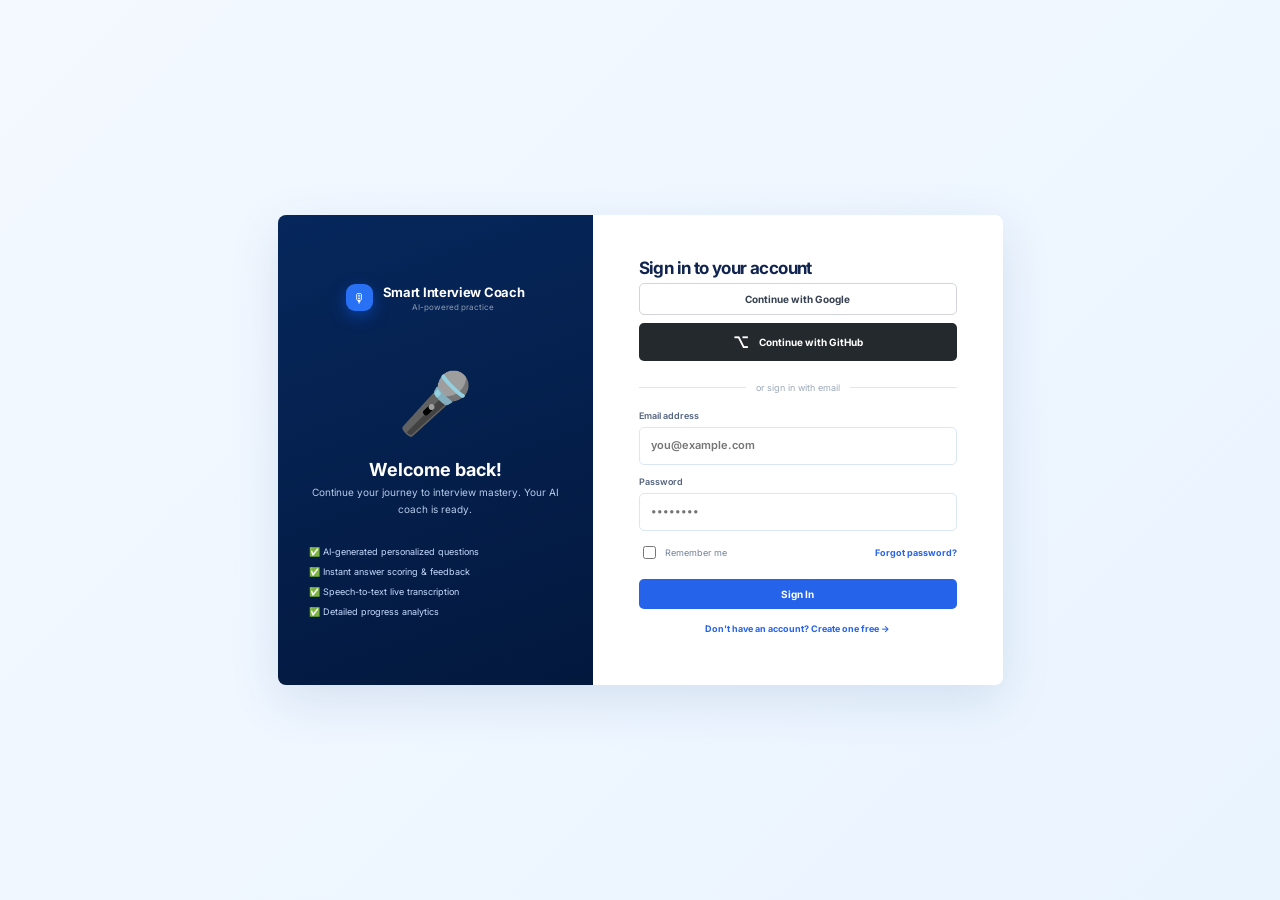
<file: frontend/login.html>
<!doctype html>
<html lang="en">
<head>
  <meta charset="UTF-8">
  <meta name="viewport" content="width=device-width,initial-scale=1">
  <title>Sign In | Smart Interview Coach</title>
  <meta name="description" content="Sign in to Smart Interview Coach and continue your AI-powered interview practice.">
  <link rel="preconnect" href="https://fonts.googleapis.com">
  <link href="https://fonts.googleapis.com/css2?family=Inter:wght@400;500;600;700;800&display=swap" rel="stylesheet">
  <link rel="stylesheet" href="css/style.css">
</head>
<body>
<main class="auth-page" role="main">
  <div class="auth-wrap" id="loginWrap">
    <!-- Left Brand Panel -->
    <div class="auth-brand">
      <div class="brand" style="justify-content:center">
        <span class="brand-mark">🎙</span>
        <div>
          <strong>Smart Interview Coach</strong>
          <small>AI-powered practice</small>
        </div>
      </div>
      <div class="mic">🎤</div>
      <h2>Welcome back!</h2>
      <p>Continue your journey to interview mastery. Your AI coach is ready.</p>
      <div class="auth-benefits">
        <div>✅ AI-generated personalized questions</div>
        <div>✅ Instant answer scoring & feedback</div>
        <div>✅ Speech-to-text live transcription</div>
        <div>✅ Detailed progress analytics</div>
      </div>
    </div>

    <!-- Right Form Panel -->
    <div class="auth-form">
      <h1>Sign in to your account</h1>
      <p id="registerSuccessMsg" style="display:none;color:#13a87c;font-size:11px;background:#e8faf4;padding:10px 14px;border-radius:6px;margin-bottom:16px">
        🎉 Account created! Please sign in to continue.
      </p>

      <!-- Error Banner -->
      <div id="loginError" role="alert" style="display:none;background:#fef0f2;border:1px solid #f9d0d5;border-radius:6px;padding:10px 14px;color:#b91c1c;font-size:11px;margin-bottom:14px"></div>

      <!-- OAuth Buttons -->
      <button class="btn full" id="googleSignInBtn" type="button" style="background:white;color:#374151;border:1px solid #d1d5db;margin-bottom:8px;gap:10px">
        Continue with Google
      </button>
      <button class="btn full" id="githubSignInBtn" type="button" style="background:#24292e;color:white;gap:10px;margin-bottom:4px">
        <span style="font-size:16px">⌥</span> Continue with GitHub
      </button>

      <div class="or">or sign in with email</div>

      <!-- Email/Password Form -->
      <form id="loginForm" novalidate>
        <label class="field" for="loginEmail">
          Email address
          <input type="email" id="loginEmail" name="email" placeholder="you@example.com" required autocomplete="email">
        </label>
        <label class="field" for="loginPassword">
          Password
          <input type="password" id="loginPassword" name="password" placeholder="••••••••" required autocomplete="current-password" minlength="6">
        </label>

        <div class="form-row">
          <label style="display:flex;gap:6px;align-items:center;cursor:pointer">
            <input type="checkbox" id="rememberMe" style="accent-color:#2563eb"> Remember me
          </label>
          <a href="forgot-password.html">Forgot password?</a>
        </div>

        <button class="btn full" type="submit" id="loginSubmitBtn">
          Sign In
        </button>
      </form>

      <a class="auth-link" href="register.html">Don't have an account? <strong>Create one free →</strong></a>
    </div>
  </div>
</main>

<script type="module">
  import {
    auth,
    googleProvider,
    githubProvider,
    signInWithPopup,
    signInWithEmailAndPassword,
    onAuthStateChanged
  } from './js/supabase-config.js';
  import { syncUser } from './js/api.js';

  // Show registration success message
  const params = new URLSearchParams(location.search);
  if (params.get('registered') === '1') {
    document.getElementById('registerSuccessMsg').style.display = 'block';
  }

  // If already logged in → dashboard
  onAuthStateChanged(auth, (user) => {
    if (user) window.location.href = 'dashboard.html';
  });

  function showError(msg) {
    const el = document.getElementById('loginError');
    el.textContent = msg;
    el.style.display = 'block';
  }

  function hideError() {
    document.getElementById('loginError').style.display = 'none';
  }

  function setLoading(btn, loading) {
    btn.disabled = loading;
    btn.textContent = loading ? 'Signing in…' : 'Sign In';
  }

  // Handle post-login: sync to Supabase then redirect
  async function handlePostLogin(user) {
    if (!user) return;
    try {
      await syncUser({ email: user.email, full_name: user.displayName });
    } catch (e) {
      console.warn('Sync warning:', e.message);
    }
    window.location.href = 'dashboard.html';
  }

  // Email/Password login
  const loginForm = document.getElementById('loginForm');
  const loginBtn = document.getElementById('loginSubmitBtn');

  loginForm.addEventListener('submit', async (e) => {
    e.preventDefault();
    if (!loginForm.reportValidity()) return;
    hideError();
    setLoading(loginBtn, true);

    const email = loginForm.email.value.trim();
    const password = loginForm.password.value;

    try {
      const { user } = await signInWithEmailAndPassword(auth, email, password);
      await handlePostLogin(user);
    } catch (err) {
      setLoading(loginBtn, false);
      const msgs = {
        'auth/user-not-found': 'No account found with this email.',
        'auth/wrong-password': 'Incorrect password. Please try again.',
        'auth/too-many-requests': 'Too many failed attempts. Please wait before trying again.',
        'auth/invalid-credential': 'Invalid email or password.',
        'auth/user-disabled': 'This account has been disabled.',
      };
      showError(msgs[err.code] || err.message);
    }
  });

  // Google sign-in
  document.getElementById('googleSignInBtn').addEventListener('click', async () => {
    hideError();
    try {
      const { user } = await signInWithPopup(auth, googleProvider);
      await handlePostLogin(user);
    } catch (err) {
      if (err.code !== 'auth/popup-closed-by-user') {
        showError('Google sign-in failed: ' + err.message);
      }
    }
  });

  // GitHub sign-in
  document.getElementById('githubSignInBtn').addEventListener('click', async () => {
    hideError();
    try {
      const { user } = await signInWithPopup(auth, githubProvider);
      await handlePostLogin(user);
    } catch (err) {
      if (err.code !== 'auth/popup-closed-by-user') {
        showError('GitHub sign-in failed: ' + err.message);
      }
    }
  });
</script>
</body>
</html>
</file>
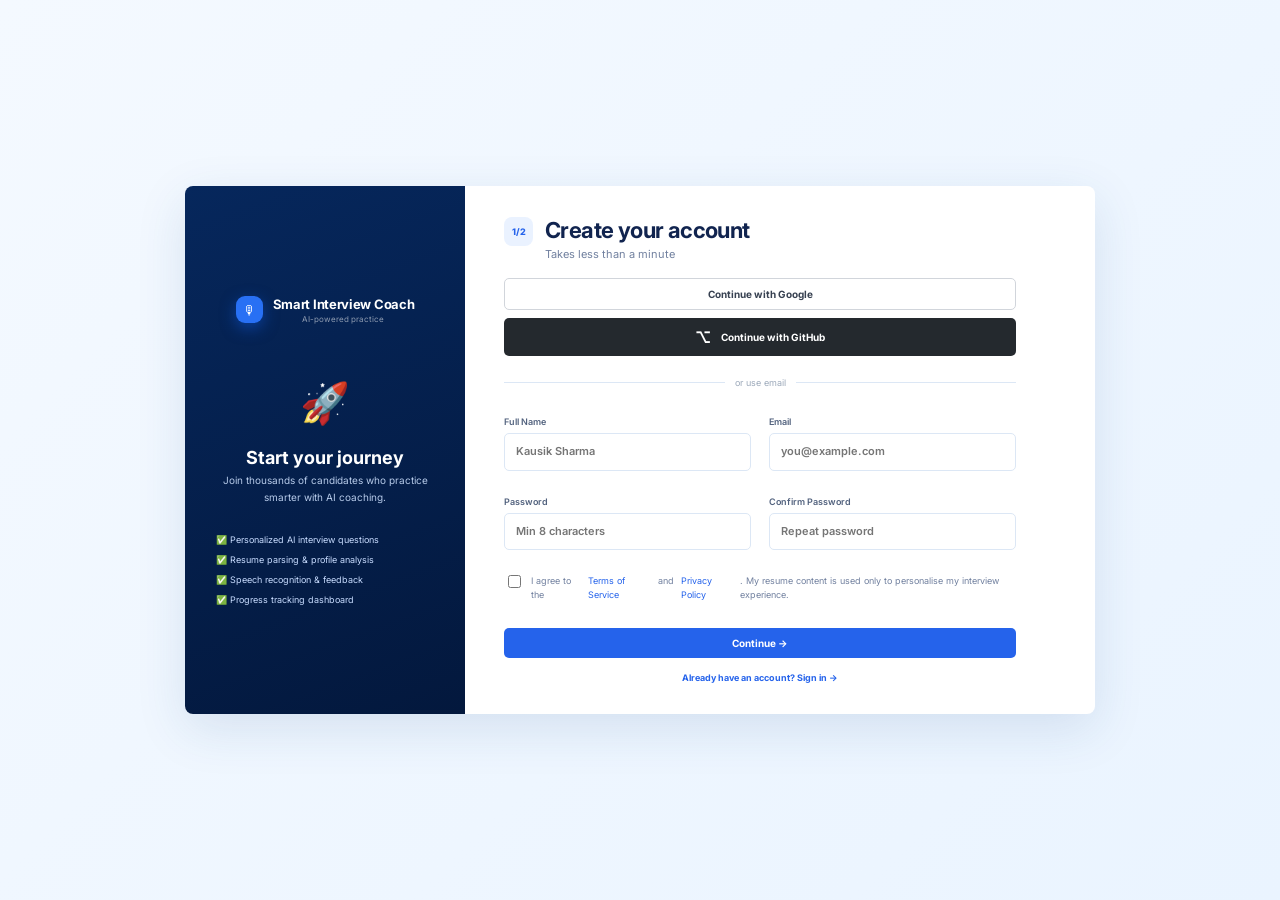
<file: frontend/register.html>
<!doctype html>
<html lang="en">
<head>
  <meta charset="UTF-8">
  <meta name="viewport" content="width=device-width,initial-scale=1">
  <title>Create Account | Smart Interview Coach</title>
  <meta name="description" content="Create your free Smart Interview Coach account and start AI-powered interview practice today.">
  <link rel="preconnect" href="https://fonts.googleapis.com">
  <link href="https://fonts.googleapis.com/css2?family=Inter:wght@400;500;600;700;800&display=swap" rel="stylesheet">
  <link rel="stylesheet" href="css/style.css">
</head>
<body>
<main class="auth-page" role="main">
  <div class="auth-wrap registration-wrap" id="registerWrap">
    <!-- Left Brand Panel -->
    <div class="auth-brand">
      <div class="brand" style="justify-content:center">
        <span class="brand-mark">🎙</span>
        <div>
          <strong>Smart Interview Coach</strong>
          <small>AI-powered practice</small>
        </div>
      </div>
      <div class="mic" style="font-size:40px">🚀</div>
      <h2>Start your journey</h2>
      <p>Join thousands of candidates who practice smarter with AI coaching.</p>
      <div class="auth-benefits">
        <div>✅ Personalized AI interview questions</div>
        <div>✅ Resume parsing & profile analysis</div>
        <div>✅ Speech recognition & feedback</div>
        <div>✅ Progress tracking dashboard</div>
      </div>
    </div>

    <!-- Right Form Panel -->
    <div class="onboarding-form">
      <!-- Step 1: Account -->
      <div id="step1">
        <div class="step-heading">
          <div class="step-count">1/2</div>
          <div>
            <h1>Create your account</h1>
            <p class="eyebrow">Takes less than a minute</p>
          </div>
        </div>

        <div id="registerError" role="alert" style="display:none;background:#fef0f2;border:1px solid #f9d0d5;border-radius:6px;padding:10px 14px;color:#b91c1c;font-size:11px;margin-bottom:14px"></div>

        <!-- OAuth Buttons -->
        <button class="btn full" id="googleRegBtn" type="button" style="background:white;color:#374151;border:1px solid #d1d5db;margin-bottom:8px;gap:10px">
          Continue with Google
        </button>
        <button class="btn full" id="githubRegBtn" type="button" style="background:#24292e;color:white;gap:10px;margin-bottom:4px">
          <span style="font-size:16px">⌥</span> Continue with GitHub
        </button>

        <div class="or">or use email</div>

        <form id="accountForm" novalidate>
          <div class="form-grid">
            <label class="field" for="regFullName">
              Full Name
              <input type="text" id="regFullName" name="fullName" placeholder="Kausik Sharma" required autocomplete="name">
            </label>
            <label class="field" for="regEmail">
              Email
              <input type="email" id="regEmail" name="email" placeholder="you@example.com" required autocomplete="email">
            </label>
            <label class="field" for="regPassword">
              Password
              <input type="password" id="regPassword" name="password" placeholder="Min 8 characters" required minlength="8" autocomplete="new-password">
            </label>
            <label class="field" for="regConfirm">
              Confirm Password
              <input type="password" id="regConfirm" name="confirmPassword" placeholder="Repeat password" required autocomplete="new-password">
            </label>
          </div>

          <label class="consent">
            <input type="checkbox" id="consentCheck" required>
            I agree to the <a href="#" style="color:#2563eb">Terms of Service</a> and
            <a href="#" style="color:#2563eb">Privacy Policy</a>. My resume content is used only to personalise my interview experience.
          </label>

          <button class="btn full" type="submit" id="accountNextBtn" style="margin-top:14px">
            Continue →
          </button>
        </form>

        <a class="auth-link" href="login.html">Already have an account? <strong>Sign in →</strong></a>
      </div>

      <!-- Step 2: Profile -->
      <div id="step2" style="display:none">
        <div class="step-heading">
          <div class="step-count">2/2</div>
          <div>
            <h1>Build your profile</h1>
            <p class="eyebrow">Helps AI personalize your questions</p>
          </div>
        </div>

        <form id="profileForm" novalidate>
          <!-- Resume or Manual -->
          <div class="onboarding-section">
            <div class="source-switch">
              <button type="button" class="source-tab active" data-source="resume">📄 Upload Resume</button>
              <button type="button" class="source-tab" data-source="manual">✏️ Fill Manually</button>
            </div>

            <!-- Resume Upload Panel -->
            <div class="source-panel active" data-panel="resume">
              <label class="upload-box" for="resumeInput" id="uploadBoxLabel">
                <div class="upload-icon">+</div>
                <strong>Click or drag your resume here</strong>
                <small>PDF, DOCX, or TXT · Max 5 MB</small>
                <input type="file" id="resumeInput" accept=".pdf,.docx,.txt">
              </label>
              <p class="file-status" id="fileStatus" aria-live="polite"></p>

              <div class="analysis-preview" id="analysisPreview" hidden>
                <span class="analysis-icon">✅</span>
                <div>
                  <strong>Resume ready for AI analysis</strong>
                  <p id="analysisText"></p>
                </div>
              </div>
            </div>

            <!-- Manual Input Panel -->
            <div class="source-panel" data-panel="manual">
              <div class="form-grid">
                <label class="field wide" for="targetRole">
                  Target Job Role *
                  <input type="text" id="targetRole" name="targetRole" placeholder="e.g. Software Engineer, Data Scientist">
                </label>
                <label class="field" for="experienceLevel">
                  Experience Level
                  <select id="experienceLevel" name="experienceLevel">
                    <option value="">Select…</option>
                    <option>Entry Level (0-1 years)</option>
                    <option>Junior (1-3 years)</option>
                    <option>Mid-Level (3-5 years)</option>
                    <option>Senior (5-8 years)</option>
                    <option>Expert (8+ years)</option>
                  </select>
                </label>
                <label class="field wide" for="skills">
                  Key Skills (comma-separated)
                  <input type="text" id="skills" name="skills" placeholder="e.g. Java, Spring Boot, Python, React">
                </label>
                <label class="field wide" for="careerGoals">
                  Career Goals
                  <textarea id="careerGoals" name="careerGoals" placeholder="What kind of role are you targeting? What companies interest you?"></textarea>
                </label>
              </div>
            </div>
          </div>

          <div id="profileError" role="alert" style="display:none;background:#fef0f2;border:1px solid #f9d0d5;border-radius:6px;padding:10px 14px;color:#b91c1c;font-size:11px;margin:12px 0"></div>

          <div style="display:flex;gap:10px;margin-top:16px">
            <button type="button" class="btn ghost" id="backBtn">← Back</button>
            <button type="submit" class="btn" id="profileSubmitBtn" style="flex:1">
              Create Account & Start
            </button>
          </div>

          <p style="text-align:center;color:#9aabb8;font-size:9px;margin-top:10px">
            You can always update your profile later
          </p>
        </form>
      </div>
    </div>
  </div>
</main>

<script type="module">
  import {
    auth,
    googleProvider,
    githubProvider,
    signInWithPopup,
    createUserWithEmailAndPassword,
    updateProfile,
    onAuthStateChanged
  } from './js/supabase-config.js';
  import { syncUser, uploadResume } from './js/api.js';

  // Redirect if already logged in
  onAuthStateChanged(auth, (user) => {
    if (user) window.location.href = 'dashboard.html';
  });

  let currentUser = null;
  let currentSource = 'resume';
  let resumeFile = null;

  // Tab switching
  document.querySelectorAll('.source-tab').forEach(tab => {
    tab.addEventListener('click', () => {
      currentSource = tab.dataset.source;
      document.querySelectorAll('.source-tab').forEach(t => t.classList.toggle('active', t === tab));
      document.querySelectorAll('.source-panel').forEach(p =>
        p.classList.toggle('active', p.dataset.panel === currentSource));
    });
  });

  // Resume file selection
  const resumeInput = document.getElementById('resumeInput');
  const fileStatus = document.getElementById('fileStatus');
  const analysisPreview = document.getElementById('analysisPreview');
  const analysisText = document.getElementById('analysisText');

  resumeInput.addEventListener('change', () => {
    const file = resumeInput.files[0];
    if (!file) return;
    if (file.size > 5 * 1024 * 1024) {
      fileStatus.textContent = '❌ File too large. Max 5 MB.';
      fileStatus.style.color = '#ef4444';
      resumeInput.value = '';
      return;
    }
    resumeFile = file;
    fileStatus.textContent = `✅ ${file.name} selected`;
    fileStatus.style.color = '#13a87c';
    analysisPreview.hidden = false;
    analysisText.textContent = 'AI will analyse your resume and tailor your interview questions to your experience.';
  });

  function showError(id, msg) {
    const el = document.getElementById(id);
    el.textContent = msg;
    el.style.display = 'block';
  }

  function hideError(id) {
    document.getElementById(id).style.display = 'none';
  }

  // Step 1: Account creation (email/password)
  const accountForm = document.getElementById('accountForm');
  document.getElementById('accountNextBtn').addEventListener('click', () => accountForm.requestSubmit());

  accountForm.addEventListener('submit', async (e) => {
    e.preventDefault();
    hideError('registerError');

    const password = document.getElementById('regPassword').value;
    const confirm = document.getElementById('regConfirm').value;
    if (password !== confirm) {
      showError('registerError', 'Passwords do not match.');
      return;
    }
    if (!document.getElementById('consentCheck').checked) {
      showError('registerError', 'Please accept the Terms of Service to continue.');
      return;
    }

    const btn = document.getElementById('accountNextBtn');
    btn.disabled = true;
    btn.textContent = 'Creating account…';

    try {
      const email = document.getElementById('regEmail').value.trim();
      const fullName = document.getElementById('regFullName').value.trim();

      const { user } = await createUserWithEmailAndPassword(auth, email, password);
      await updateProfile(user, { displayName: fullName });
      currentUser = user;

      // Move to step 2
      document.getElementById('step1').style.display = 'none';
      document.getElementById('step2').style.display = 'block';
    } catch (err) {
      btn.disabled = false;
      btn.textContent = 'Continue →';
      const msgs = {
        'auth/email-already-in-use': 'An account with this email already exists.',
        'auth/weak-password': 'Password must be at least 8 characters.',
        'auth/invalid-email': 'Please enter a valid email address.',
      };
      showError('registerError', msgs[err.code] || err.message);
    }
  });

  // Back button
  document.getElementById('backBtn').addEventListener('click', () => {
    document.getElementById('step1').style.display = 'block';
    document.getElementById('step2').style.display = 'none';
  });

  // Step 2: Profile submission
  document.getElementById('profileForm').addEventListener('submit', async (e) => {
    e.preventDefault();
    hideError('profileError');

    const btn = document.getElementById('profileSubmitBtn');
    btn.disabled = true;
    btn.textContent = 'Setting up your profile…';

    try {
      if (!currentUser) {
        throw new Error('Session expired. Please restart registration.');
      }

      // Sync basic profile first
      const profileData = {
        email: currentUser.email,
        full_name: currentUser.displayName || '',
      };

      if (currentSource === 'manual') {
        profileData.target_role = document.getElementById('targetRole').value;
        profileData.experience_level = document.getElementById('experienceLevel').value;
        profileData.skills = document.getElementById('skills').value
          .split(',').map(s => s.trim()).filter(Boolean);
        profileData.career_goals = document.getElementById('careerGoals').value;
      }

      await syncUser(profileData);

      // Upload resume if provided
      if (currentSource === 'resume' && resumeFile) {
        btn.textContent = 'Analysing your resume with AI…';
        try {
          await uploadResume(resumeFile, profileData.target_role);
        } catch (resumeErr) {
          console.warn('Resume upload failed, continuing:', resumeErr.message);
        }
      }

      window.location.href = 'dashboard.html';
    } catch (err) {
      btn.disabled = false;
      btn.textContent = 'Create Account & Start';
      showError('profileError', err.message || 'Registration failed. Please try again.');
    }
  });

  // OAuth sign-ups
  async function handleOAuthSignUp(provider) {
    hideError('registerError');
    try {
      const { user } = await signInWithPopup(auth, provider);
      if (!user) return;
      await syncUser({ email: user.email, full_name: user.displayName || '' });
      window.location.href = 'dashboard.html';
    } catch (err) {
      if (err.code !== 'auth/popup-closed-by-user') {
        showError('registerError', 'OAuth sign-up failed: ' + err.message);
      }
    }
  }

  document.getElementById('googleRegBtn').addEventListener('click', () => handleOAuthSignUp(googleProvider));
  document.getElementById('githubRegBtn').addEventListener('click', () => handleOAuthSignUp(githubProvider));
</script>
</body>
</html>
</file>
<file: frontend/css/style.css>
@import url('https://fonts.googleapis.com/css2?family=Inter:wght@400;500;600;700;800&display=swap');

:root {
  --navy: #061c46;
  --navy-2: #092b66;
  --blue: #2563eb;
  --blue-2: #4f6df5;
  --sky: #eef6ff;
  --ink: #11244f;
  --muted: #71809f;
  --line: #dce7f5;
  --card: #ffffff;
  --green: #13a87c;
  --orange: #f3a326;
  --red: #ee5670;
  font-family: 'Inter', system-ui, sans-serif;
  color: var(--ink);
  background: var(--sky);
  font-size: 13px;
}

* { box-sizing: border-box; }
body { margin: 0; scroll-behavior: smooth; background: linear-gradient(135deg, #f4f9ff 0%, #eaf4ff 100%); }
a { color: inherit; text-decoration: none; }
button, input, select { font: inherit; }
button { cursor: pointer; border: 0; }
.app-shell { animation: page-enter .5s ease both; }
.card { animation: card-enter .55s cubic-bezier(.2,.8,.2,1) both; }
.stats .card:nth-child(2), .two-col .card:nth-child(2) { animation-delay: .07s; }
.stats .card:nth-child(3) { animation-delay: .14s; }
.stats .card:nth-child(4) { animation-delay: .21s; }
.hero { animation-delay: .1s; }
.nav a, .side-bottom a { animation: nav-enter .45s ease both; }
.nav a:nth-child(2) { animation-delay: .04s; }
.nav a:nth-child(3) { animation-delay: .08s; }
.nav a:nth-child(4) { animation-delay: .12s; }
.nav a:nth-child(5) { animation-delay: .16s; }
.stat-icon { animation: soft-pulse 3s ease-in-out infinite; }
.bar span { transform-origin: left; animation: progress-grow 1s .35s ease-out both; }
.hero-art { animation: float 4s ease-in-out infinite; }
.filter-bar { display: flex; gap: 9px; align-items: center; flex-wrap: wrap; }
.filter-bar select, .search-input { border: 1px solid var(--line); border-radius: 5px; padding: 9px 11px; color: var(--ink); background: white; font-size: 10px; outline: none; }
.search-input { min-width: 190px; }
.filter-bar select:focus, .search-input:focus { border-color: var(--blue); box-shadow: 0 0 0 3px #2563eb15; }
.table tbody tr { transition: background .2s, transform .2s; }
.table tbody tr:hover { background: #f5f9ff; transform: translateX(3px); }
.table-actions { display: flex; align-items: center; gap: 7px; }
.icon-btn { width: 27px; height: 27px; border-radius: 5px; color: var(--blue); background: #edf4ff; }
.icon-btn:hover { color: white; background: var(--blue); }
.profile-layout { display: grid; grid-template-columns: 240px 1fr; gap: 15px; }
.profile-card { text-align: center; padding: 27px 18px; }
.profile-avatar { width: 76px; height: 76px; display: grid; place-items: center; margin: 0 auto 13px; border-radius: 50%; color: var(--blue); background: #dceaff; border: 5px solid #f1f6ff; font-size: 25px; font-weight: 800; }
.profile-card h2 { margin-bottom: 5px; }
.profile-card .eyebrow { margin-bottom: 18px; }
.profile-meta { display: grid; gap: 9px; text-align: left; border-top: 1px solid var(--line); padding-top: 16px; color: var(--muted); font-size: 10px; }
.profile-meta strong { display: block; color: var(--ink); font-size: 11px; margin-top: 3px; }
.tabs { display: flex; gap: 18px; border-bottom: 1px solid var(--line); margin: -2px 0 20px; }
.tabs a { padding: 0 2px 11px; color: var(--muted); font-size: 10px; font-weight: 700; }
.tabs a.active, .tabs a:hover { color: var(--blue); border-bottom: 2px solid var(--blue); }
.form-grid { display: grid; grid-template-columns: 1fr 1fr; gap: 3px 18px; }
.form-grid .wide { grid-column: 1 / -1; }
.setting-row { display: flex; justify-content: space-between; gap: 20px; align-items: center; padding: 13px 0; border-bottom: 1px solid #edf2f8; font-size: 10px; }
.toggle { width: 35px; height: 20px; padding: 2px; border-radius: 20px; background: #bfd0e8; }
.toggle.on { background: var(--blue); text-align: right; }
.toggle:after { content: ''; display: inline-block; width: 16px; height: 16px; border-radius: 50%; background: white; }
.activity-card { margin-top: 15px; }
.activity-heading { display: flex; align-items: flex-start; justify-content: space-between; gap: 20px; margin-bottom: 18px; }
.activity-heading h2 { margin: 0 0 4px; }
.activity-heading > strong { color: var(--blue); font-size: 11px; white-space: nowrap; }
.heatmap-wrap { overflow-x: auto; padding-bottom: 4px; }
.heatmap-months { display: flex; justify-content: space-between; min-width: 570px; margin: 0 0 7px 2px; color: var(--muted); font-size: 9px; }
.activity-heatmap { display: grid; grid-template-rows: repeat(7, 13px); grid-auto-flow: column; grid-auto-columns: 13px; gap: 4px; min-width: 570px; }
.heat-cell { width: 13px; height: 13px; padding: 0; border: 1px solid transparent; border-radius: 3px; background: #edf2f8; }
button.heat-cell { cursor: help; transition: transform .18s, border-color .18s; }
button.heat-cell:hover, button.heat-cell:focus-visible { transform: scale(1.25); border-color: var(--blue); outline: none; }
.heat-cell.level-1 { background: #c8dcff; }
.heat-cell.level-2 { background: #8eb7ff; }
.heat-cell.level-3 { background: #4e84ed; }
.heat-cell.level-4 { background: #2055bd; }
.heatmap-footer { display: flex; align-items: center; justify-content: flex-end; gap: 5px; margin-top: 12px; color: var(--muted); font-size: 9px; }
@keyframes page-enter { from { opacity: 0; transform: translateY(8px); } to { opacity: 1; transform: none; } }
@keyframes card-enter { from { opacity: 0; transform: translateY(12px) scale(.99); } to { opacity: 1; transform: none; } }
@keyframes nav-enter { from { opacity: 0; transform: translateX(-8px); } to { opacity: 1; transform: none; } }
@keyframes progress-grow { from { transform: scaleX(0); } to { transform: scaleX(1); } }
@keyframes soft-pulse { 0%, 100% { transform: scale(1); } 50% { transform: scale(1.06); } }
@keyframes float { 0%, 100% { transform: translateY(0); } 50% { transform: translateY(-8px); } }
@keyframes recording-pulse { 0% { box-shadow: 0 0 0 0 #ee567066; } 70% { box-shadow: 0 0 0 7px #ee567000; } 100% { box-shadow: 0 0 0 0 #ee567000; } }
@media (prefers-reduced-motion: reduce) { *, *:before, *:after { animation-duration: .01ms !important; animation-iteration-count: 1 !important; transition-duration: .01ms !important; } }

.app-shell { display: flex; min-height: 100vh; }
.sidebar {
  width: 228px; flex: 0 0 228px; padding: 22px 14px 18px;
  color: #fff; background: linear-gradient(180deg, #062452, #03183c);
  display: flex; flex-direction: column; position: sticky; top: 0; height: 100vh;
}
.brand { display: flex; align-items: center; gap: 10px; padding: 0 8px 25px; }
.brand-mark { width: 27px; height: 27px; border-radius: 9px; display: grid; place-items: center; background: #2870f4; box-shadow: 0 5px 15px #0d5ce680; }
.brand strong { font-size: 13px; letter-spacing: -.3px; }
.brand small { display: block; opacity: .55; font-size: 8px; margin-top: 2px; }
.side-title { color: #6b8fbe; font-size: 9px; text-transform: uppercase; letter-spacing: .1em; padding: 0 12px 10px; }
.nav { display: grid; gap: 5px; }
.nav a { display: flex; align-items: center; gap: 12px; padding: 11px 12px; color: #b7c8e5; border: 1px solid transparent; border-radius: 8px; font-size: 11px; font-weight: 500; transition: background .2s, color .2s, border-color .2s, transform .2s; }
.nav a:hover { color: white; background: #113b78; border-color: #295998; transform: translateX(2px); }
.nav a.active { color: white; background: linear-gradient(90deg, #1f64c8, #174fa7); border-color: #3b7bd5; box-shadow: 0 6px 16px #00163840, inset 3px 0 #7bb7ff; font-weight: 700; }
.nav a:focus-visible, .side-bottom a:focus-visible { outline: 2px solid #82bbff; outline-offset: 2px; }
.nav-icon { width: 18px; height: 18px; display: grid; place-items: center; text-align: center; font-size: 12px; border-radius: 5px; color: #8eb6ed; background: #0b326b; }
.nav a:hover .nav-icon, .nav a.active .nav-icon { color: white; background: #3e83e4; }
.side-bottom { margin-top: auto; display: grid; gap: 5px; padding-top: 18px; border-top: 1px solid #1a3c6d; }
.side-bottom a { display: flex; align-items: center; gap: 12px; padding: 10px 12px; color: #9eb7d9; border-radius: 8px; font-size: 11px; transition: .2s; }
.side-bottom a:hover { color: white; background: #113b78; }
.main { flex: 1; min-width: 0; padding: 24px 29px 36px; }
.topbar { display: flex; align-items: center; justify-content: space-between; margin-bottom: 20px; }
.eyebrow { font-size: 11px; color: var(--muted); margin: 4px 0 0; }
h1, h2, h3, p { margin-top: 0; }
h1 { font-size: 22px; letter-spacing: -.6px; margin-bottom: 5px; }
h2 { font-size: 15px; margin-bottom: 4px; }
h3 { font-size: 12px; margin-bottom: 5px; }
.user-menu { display: flex; align-items: center; gap: 9px; font-size: 11px; font-weight: 600; }
.avatar { width: 28px; height: 28px; display: grid; place-items: center; border-radius: 50%; background: #ffe0b4; color: #91520b; font-weight: 800; }
.grid { display: grid; gap: 14px; }
.stats { grid-template-columns: repeat(4, 1fr); margin-bottom: 15px; }
.card { background: var(--card); border: 1px solid var(--line); border-radius: 8px; padding: 17px; box-shadow: 0 5px 18px #183e7007; transition: box-shadow .25s ease, transform .25s ease, border-color .25s ease; }
.card:hover { border-color: #c9daf0; box-shadow: 0 12px 28px #183e7012; transform: translateY(-2px); }
.stat { display: flex; align-items: center; justify-content: space-between; min-height: 82px; }
.stat .label { color: var(--muted); font-size: 10px; }
.stat .value { font-size: 22px; font-weight: 800; color: var(--navy); margin-top: 7px; }
.stat .trend { font-size: 9px; color: var(--green); margin-top: 3px; }
.stat-icon { width: 30px; height: 30px; display: grid; place-items: center; border-radius: 9px; background: #ebf2ff; color: var(--blue); }
.stat:nth-child(2) .stat-icon { color: #d12de4; background: #fceaff; }
.stat:nth-child(3) .stat-icon { color: var(--orange); background: #fff5df; }
.stat:nth-child(4) .stat-icon { color: var(--green); background: #e4faf3; }
.hero { padding: 20px 23px; border: 0; color: white; background: linear-gradient(105deg, #3455e8, #4e68f4); display: flex; align-items: center; justify-content: space-between; min-height: 128px; overflow: hidden; }
.hero h2 { font-size: 16px; }
.hero p { color: #dfe5ff; max-width: 430px; font-size: 10px; line-height: 1.6; margin: 9px 0 14px; }
.hero-art { font-size: 72px; padding-right: 35px; filter: drop-shadow(0 9px 8px #1329a844); }
.btn { display: inline-flex; justify-content: center; align-items: center; gap: 6px; border-radius: 5px; padding: 9px 15px; color: white; background: var(--blue); font-size: 10px; font-weight: 700; transition: .2s; }
.btn:hover { filter: brightness(1.08); transform: translateY(-1px); }
.btn.light { color: var(--blue); background: white; }
.btn.ghost { color: var(--blue); background: #edf4ff; }
.btn.danger { background: var(--red); }
.two-col { grid-template-columns: 1.5fr 1fr; margin-top: 15px; }
.card-head { display: flex; align-items: center; justify-content: space-between; margin-bottom: 13px; }
.card-head a { color: var(--blue); font-size: 9px; font-weight: 700; }
.table { width: 100%; border-collapse: collapse; font-size: 10px; }
.table th { color: #8a98af; font-size: 9px; font-weight: 500; text-align: left; padding: 0 7px 9px; }
.table td { border-top: 1px solid #edf2f8; padding: 10px 7px; white-space: nowrap; }
.status { color: var(--green); background: #e4f8f0; border-radius: 12px; padding: 4px 8px; font-size: 8px; font-weight: 700; }
.progress-row { display: grid; grid-template-columns: 1fr 35px; gap: 10px; align-items: center; margin: 12px 0; font-size: 10px; }
.progress-label { display: flex; justify-content: space-between; margin-bottom: 5px; }
.bar { height: 5px; border-radius: 5px; background: #e9eff8; overflow: hidden; }
.bar span { display: block; height: 100%; border-radius: inherit; background: var(--blue); }
.bar.green span { background: var(--green); }
.empty { color: var(--muted); text-align: center; padding: 45px 15px; line-height: 1.8; }
.performance-empty { min-height: 135px; display: grid; place-items: center; }
.btn:disabled, .filter-bar select:disabled, .filter-bar input:disabled { cursor: not-allowed; opacity: .55; }

.auth-page { min-height: 100vh; display: grid; place-items: center; padding: 30px; }
.auth-wrap { display: grid; grid-template-columns: 315px 410px; min-height: 470px; max-width: 725px; width: 100%; background: white; border-radius: 8px; overflow: hidden; box-shadow: 0 15px 50px #214d8520; }
.registration-wrap { grid-template-columns: 280px minmax(0, 590px); max-width: 910px; }
.auth-brand { padding: 43px 31px; color: white; background: linear-gradient(160deg, #06275c, #03183d); display: flex; flex-direction: column; justify-content: center; text-align: center; }
.auth-brand .brand { justify-content: center; padding-bottom: 26px; }
.auth-brand h2 { font-size: 18px; }
.auth-brand p { color: #b7cbea; font-size: 10px; line-height: 1.7; }
.auth-benefits { display: grid; gap: 9px; margin-top: 18px; color: #c8dcff; text-align: left; font-size: 9px; }
.mic { font-size: 60px; color: #3288ff; margin: 28px 0 20px; }
.auth-form { padding: 43px 46px; }
.onboarding-form { padding: 31px 39px; }
.step-heading { display: flex; gap: 12px; align-items: flex-start; margin-bottom: 17px; }
.step-heading h1 { margin-bottom: 3px; }
.step-count { display: grid; place-items: center; flex: 0 0 29px; height: 29px; border-radius: 8px; background: #eaf2ff; color: var(--blue); font-size: 9px; font-weight: 800; }
.onboarding-section { margin-top: 13px; }
.source-switch { display: flex; gap: 5px; padding: 4px; margin-bottom: 12px; border-radius: 7px; background: #f1f6fc; }
.source-tab { flex: 1; padding: 9px; border-radius: 5px; color: var(--muted); background: transparent; font-size: 10px; font-weight: 700; }
.source-tab.active { color: var(--blue); background: white; box-shadow: 0 2px 8px #153d7512; }
.source-panel { display: none; }
.source-panel.active { display: block; animation: card-enter .35s ease both; }
.upload-box { min-height: 125px; display: flex; align-items: center; flex-direction: column; justify-content: center; gap: 5px; border: 1px dashed #8bb2e6; border-radius: 7px; color: var(--ink); background: #f8fbff; cursor: pointer; transition: .2s; }
.upload-box:hover { border-color: var(--blue); background: #f0f6ff; transform: translateY(-2px); }
.upload-box small, .file-status { color: var(--muted); font-size: 9px; }
.upload-box input { display: none; }
.upload-icon { width: 29px; height: 29px; display: grid; place-items: center; border-radius: 50%; color: white; background: var(--blue); font-size: 18px; }
.file-status { margin: 8px 0 0; text-align: center; }
.error-text { color: var(--red); }
.analysis-preview { display: flex; align-items: flex-start; gap: 10px; margin: 13px 0; padding: 10px 12px; border: 1px solid #c6ebdf; border-radius: 6px; color: #277d67; background: #effbf7; font-size: 10px; animation: card-enter .4s ease both; }
.analysis-preview p { margin: 3px 0 0; color: #54877a; font-size: 9px; line-height: 1.5; }
.analysis-icon { color: var(--green); font-size: 16px; }
.consent { display: flex; gap: 7px; align-items: flex-start; margin: 13px 0; color: var(--muted); font-size: 9px; line-height: 1.5; }
.consent input { accent-color: var(--blue); margin-top: 1px; }
.auth-form h1 { font-size: 17px; }
.auth-form > p { color: var(--muted); font-size: 10px; margin-bottom: 23px; }
.field { display: block; margin: 11px 0; color: #52627e; font-size: 9px; font-weight: 600; }
.field input, .field select, .field textarea { display: block; width: 100%; margin-top: 6px; border: 1px solid var(--line); border-radius: 5px; padding: 10px 11px; outline: none; color: var(--ink); background: white; font-family: inherit; font-size: 11px; line-height: 1.45; }
.field textarea { min-height: 82px; resize: vertical; }
.field input:focus, .field select:focus, .field textarea:focus { border-color: var(--blue); box-shadow: 0 0 0 3px #2563eb15; }
.form-row { display: flex; align-items: center; justify-content: space-between; font-size: 9px; color: var(--muted); margin: 12px 0 17px; }
.form-row a, .auth-link { color: var(--blue); font-weight: 700; }
.full { width: 100%; }
.or { display: flex; align-items: center; gap: 10px; color: #9ca9ba; font-size: 9px; margin: 17px 0; }
.or:before, .or:after { content: ''; height: 1px; background: var(--line); flex: 1; }
.auth-link { text-align: center; display: block; font-size: 9px; margin-top: 14px; }
.setup { max-width: 870px; margin: 0 auto; }
.setup-card { padding: 26px 32px; }
.setup-grid { grid-template-columns: 1fr 1fr; column-gap: 28px; }
.setup-grid .wide { grid-column: 1 / -1; }
.section-label { color: var(--navy); font-size: 11px; font-weight: 800; border-bottom: 1px solid var(--line); padding-bottom: 9px; margin: 20px 0 12px; }
.choice-row { display: flex; gap: 7px; }
.choice { flex: 1; padding: 9px 5px; color: #667793; border: 1px solid var(--line); background: white; border-radius: 4px; font-size: 9px; }
.choice.selected, .choice:hover { border-color: var(--blue); color: var(--blue); background: #f1f6ff; }
.setup-actions { display: flex; justify-content: flex-end; margin-top: 20px; }

.interview-room { display: grid; grid-template-columns: 1.2fr .8fr; gap: 18px; }
.question-card { min-height: 440px; color: white; background: linear-gradient(145deg, #062961, #03183c); display: flex; flex-direction: column; align-items: center; justify-content: center; text-align: center; }
.question-card .tag { color: #94baff; font-size: 10px; }
.question-card h2 { max-width: 470px; line-height: 1.55; margin: 20px 0; }
.session-timer { display: flex; align-items: center; gap: 9px; color: var(--navy); font-size: 16px; }
.pulse-dot { width: 8px; height: 8px; border-radius: 50%; background: var(--red); box-shadow: 0 0 0 0 #ee567066; animation: recording-pulse 1.6s infinite; }
.answer-box { width: 84%; min-height: 105px; margin-top: 21px; padding: 12px; resize: vertical; border: 1px solid #295895; border-radius: 7px; outline: none; color: white; background: #072f6b; font-family: inherit; font-size: 10px; line-height: 1.6; }
.answer-box::placeholder { color: #8eafd9; }
.answer-box:focus { border-color: #6ca7ff; box-shadow: 0 0 0 3px #6ca7ff22; }
.session-progress { margin: 13px 0 7px; }
.wave { color: #75a7ff; font-size: 30px; letter-spacing: 5px; margin: 5px 0; }
.listening { color: #6cc2ff; font-size: 10px; }
.transcript { background: #072f6b; border: 1px solid #265595; border-radius: 7px; padding: 15px; text-align: left; width: 84%; color: #cfe0ff; font-size: 10px; line-height: 1.6; margin-top: 22px; }
.transcript strong { float: right; color: #55e7ae; font-size: 8px; }
.interview-actions { margin-top: 25px; display: flex; gap: 10px; }
.side-panel { display: grid; align-content: start; gap: 14px; }
.timer { display: flex; justify-content: space-between; align-items: center; }
.timer strong { font-size: 22px; }
.tip { background: #fff8e9; border-color: #f9dfaa; color: #9a6d1c; font-size: 10px; line-height: 1.6; }
.report-top { display: flex; align-items: center; gap: 35px; }
.score-ring { width: 105px; height: 105px; border: 10px solid #22ba93; border-right-color: #dcf5ee; border-radius: 50%; display: grid; place-items: center; text-align: center; flex: 0 0 auto; }
.score-ring strong { font-size: 28px; display: block; }
.score-ring small { display: block; font-size: 9px; color: var(--muted); }
.report-grid { grid-template-columns: 1fr 1fr; margin-top: 15px; }
.callout { padding: 14px; border-radius: 6px; background: #edfbf6; color: #347c68; font-size: 10px; line-height: 1.6; }
.callout.orange { background: #fff8e9; color: #a46f19; }

@media (max-width: 980px) {
  .sidebar { width: 190px; flex-basis: 190px; }
  .main { padding: 20px; }
  .auth-wrap { grid-template-columns: 270px 1fr; }
}
@media (max-width: 720px) {
  .app-shell { display: block; }
  .sidebar { width: 100%; height: auto; position: static; padding: 12px; }
  .brand { padding-bottom: 12px; }
  .side-title, .side-bottom { display: none; }
  .nav { display: flex; overflow-x: auto; }
  .nav a { white-space: nowrap; }
  .main { padding: 16px; }
  .stats, .two-col, .interview-room, .report-grid { grid-template-columns: 1fr; }
  .hero-art { display: none; }
  .auth-page { padding: 15px; }
  .auth-wrap { display: block; }
  .auth-brand { padding: 25px; min-height: 190px; }
  .auth-brand .mic { margin: 10px 0; }
  .auth-form { padding: 28px 24px; }
  .onboarding-form { padding: 25px 19px; }
  .registration-wrap { grid-template-columns: 1fr; }
  .auth-benefits { display: none; }
  .setup-grid { grid-template-columns: 1fr; }
  .setup-grid .wide { grid-column: auto; }
  .profile-layout { grid-template-columns: 1fr; }
  .form-grid { grid-template-columns: 1fr; }
  .form-grid .wide { grid-column: auto; }
  .profile-card { text-align: center; }
  .activity-heading { flex-direction: column; gap: 5px; }
  .filter-bar > * { flex: 1 1 140px; min-width: 0; }
  .search-input { min-width: 0; }
}
</file>
